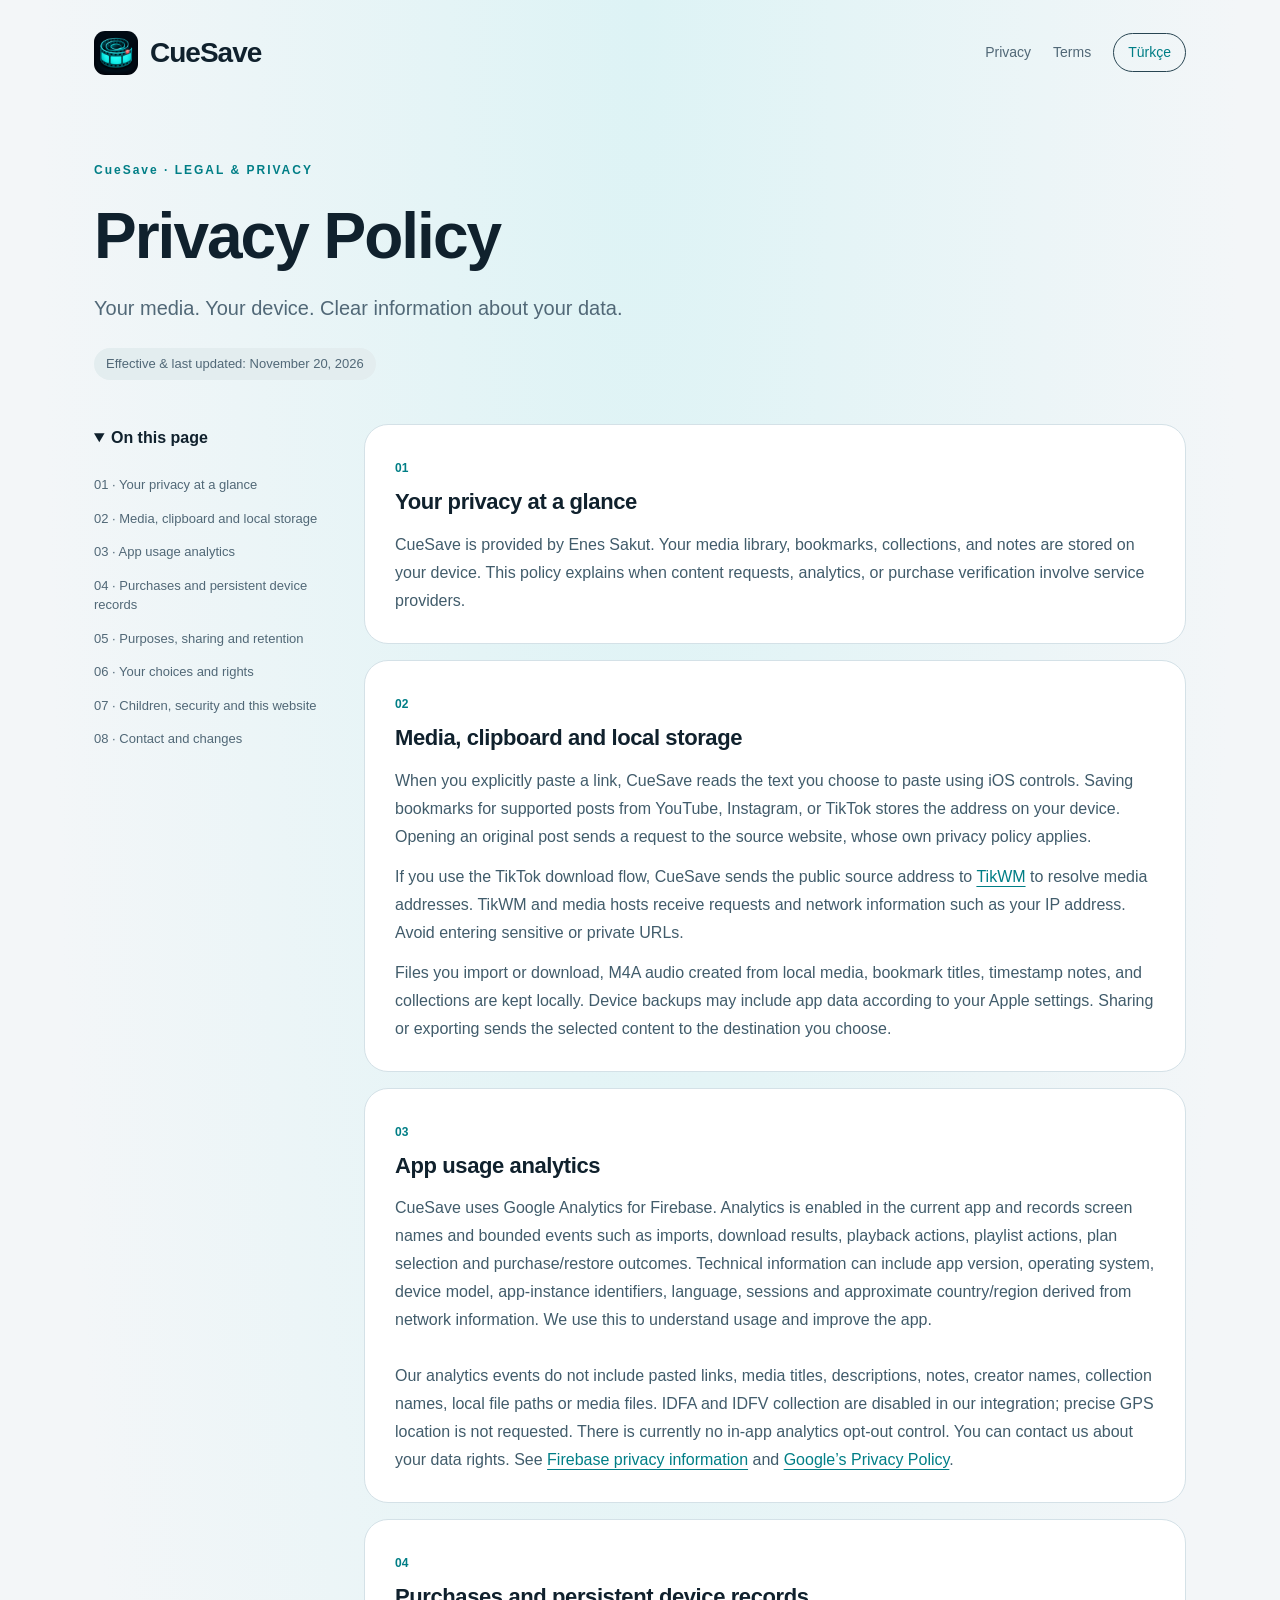
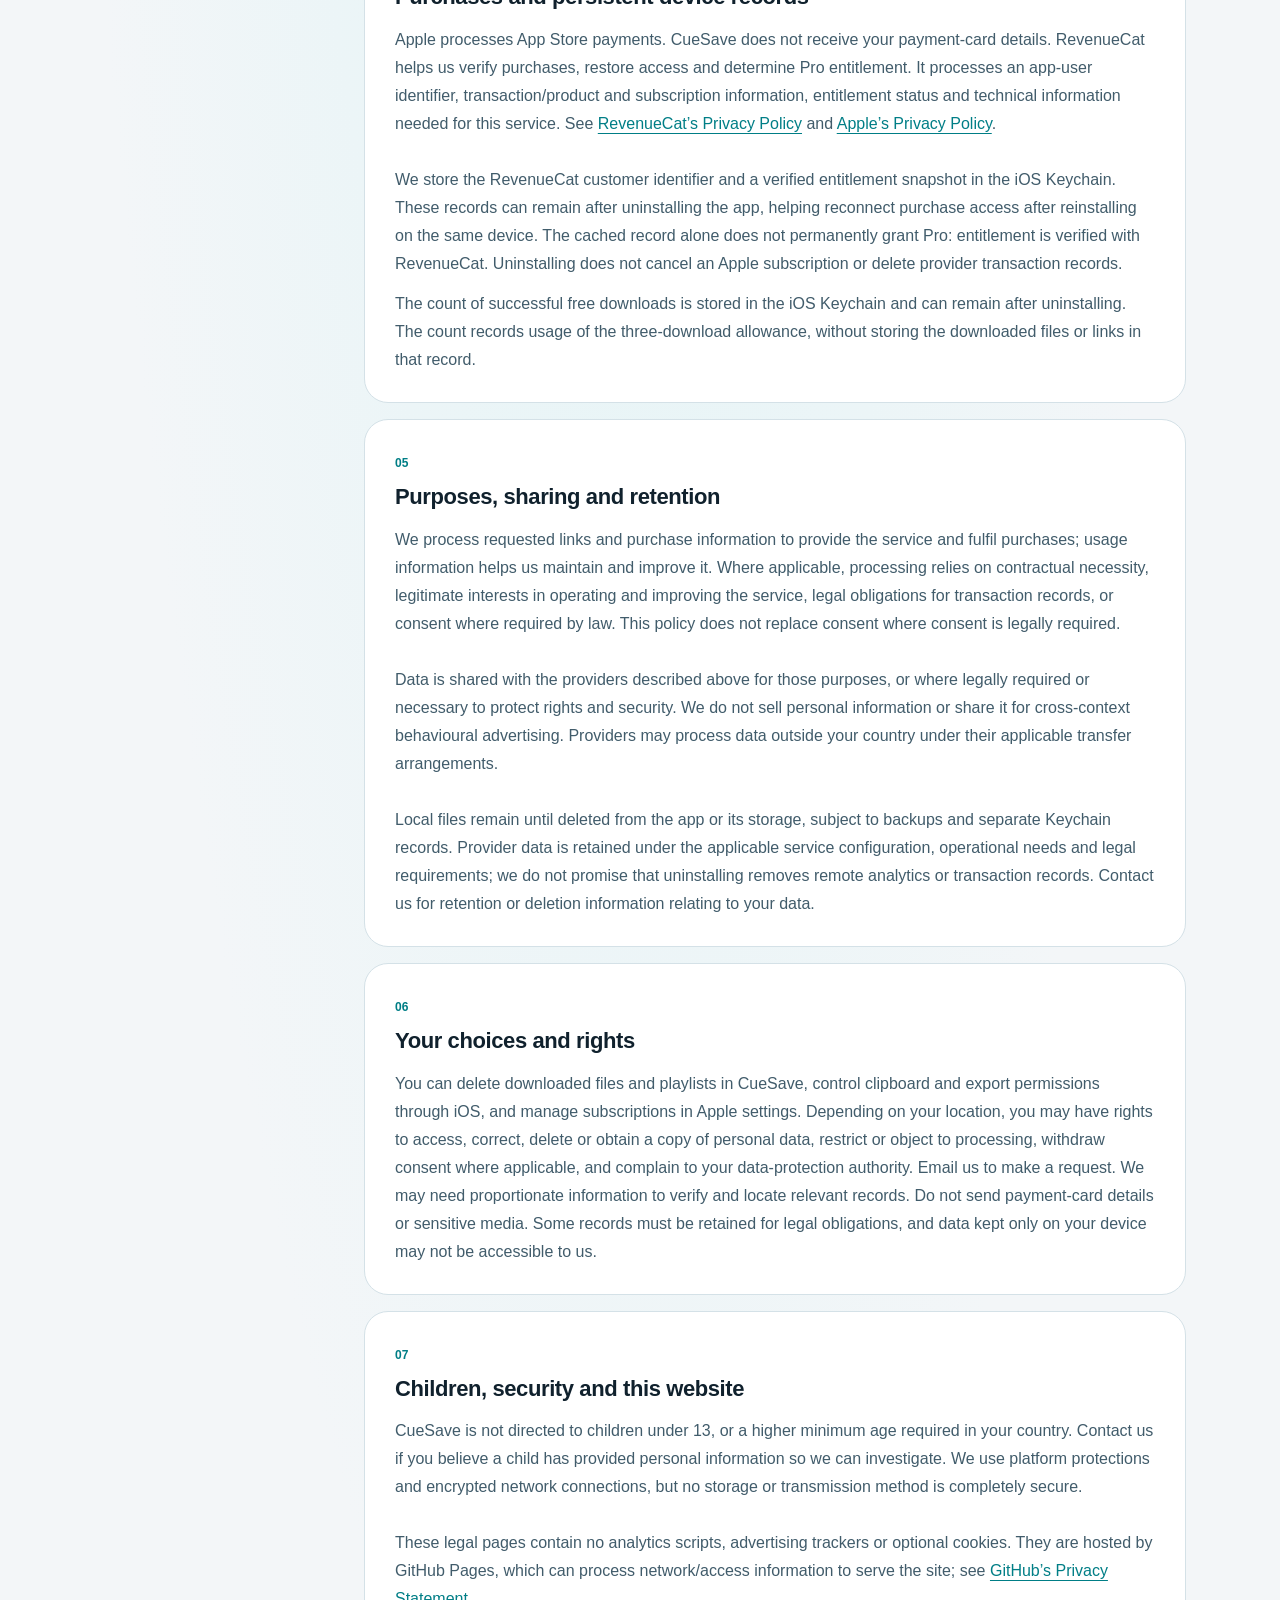
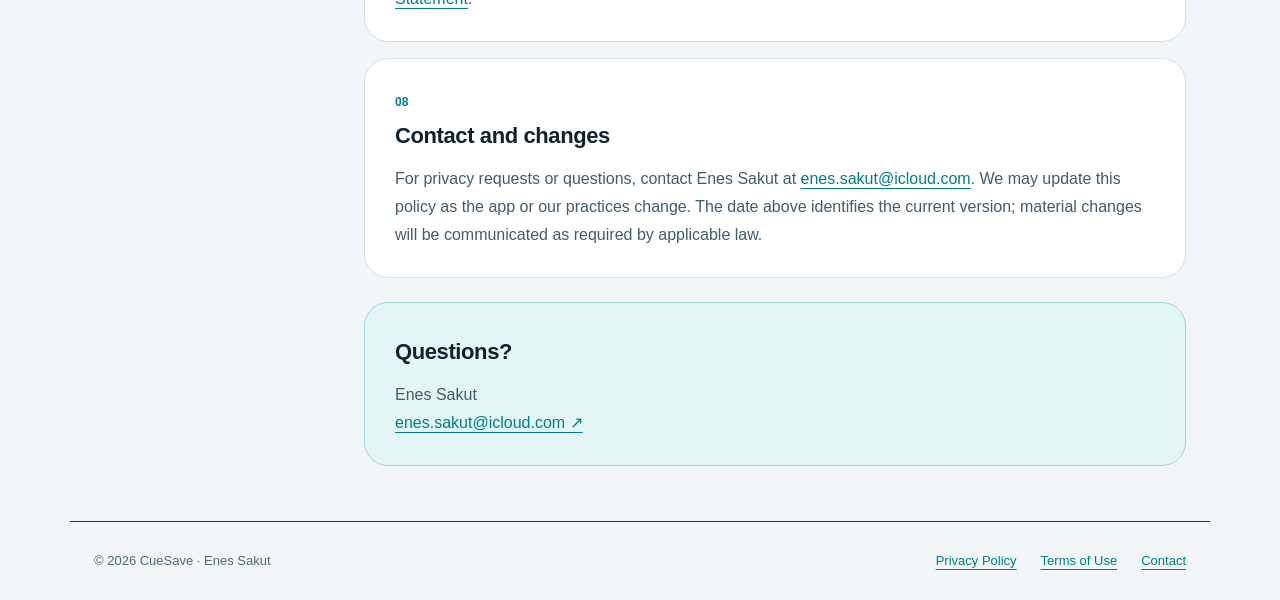
<file: index.html>
<!doctype html>
<html lang="en"><head><meta charset="utf-8"><meta name="viewport" content="width=device-width,initial-scale=1"><meta name="color-scheme" content="dark light"><meta name="description" content="Your media. Your device. Clear information about your data."><title>Privacy Policy · CueSave</title><link rel="icon" href="assets/icon.png"><link rel="stylesheet" href="assets/style.css"><link rel="alternate" hreflang="tr" href="privacy-policy-tr.html"></head>
<body><a class="skip" href="#main">Skip to content</a><header><a class="brand" href="index.html"><img src="assets/icon.png" width="44" height="44" alt=""><span>CueSave</span></a><nav aria-label="Pages"><a href="privacy-policy.html">Privacy</a><a href="terms-of-use.html">Terms</a><a class="language" href="privacy-policy-tr.html" lang="tr">Türkçe</a></nav></header>
<main id="main"><div class="hero"><span class="eyebrow">CueSave · LEGAL & PRIVACY</span><h1>Privacy Policy</h1><p>Your media. Your device. Clear information about your data.</p><span class="date">Effective & last updated: November 20, 2026</span></div><div class="layout"><aside><details open><summary>On this page</summary><a href="#section-1">01 · Your privacy at a glance</a><a href="#section-2">02 · Media, clipboard and local storage</a><a href="#section-3">03 · App usage analytics</a><a href="#section-4">04 · Purchases and persistent device records</a><a href="#section-5">05 · Purposes, sharing and retention</a><a href="#section-6">06 · Your choices and rights</a><a href="#section-7">07 · Children, security and this website</a><a href="#section-8">08 · Contact and changes</a></details></aside><article><section id="section-1"><span class="number">01</span><h2>Your privacy at a glance</h2><p>CueSave is provided by Enes Sakut. Your media library, bookmarks, collections, and notes are stored on your device. This policy explains when content requests, analytics, or purchase verification involve service providers.</p></section><section id="section-2"><span class="number">02</span><h2>Media, clipboard and local storage</h2><p>When you explicitly paste a link, CueSave reads the text you choose to paste using iOS controls. Saving bookmarks for supported posts from YouTube, Instagram, or TikTok stores the address on your device. Opening an original post sends a request to the source website, whose own privacy policy applies.</p><p>If you use the TikTok download flow, CueSave sends the public source address to <a href="https://www.tikwm.com/">TikWM</a> to resolve media addresses. TikWM and media hosts receive requests and network information such as your IP address. Avoid entering sensitive or private URLs.</p><p>Files you import or download, M4A audio created from local media, bookmark titles, timestamp notes, and collections are kept locally. Device backups may include app data according to your Apple settings. Sharing or exporting sends the selected content to the destination you choose.</p></section><section id="section-3"><span class="number">03</span><h2>App usage analytics</h2><p>CueSave uses Google Analytics for Firebase. Analytics is enabled in the current app and records screen names and bounded events such as imports, download results, playback actions, playlist actions, plan selection and purchase/restore outcomes. Technical information can include app version, operating system, device model, app-instance identifiers, language, sessions and approximate country/region derived from network information. We use this to understand usage and improve the app.<br><br>Our analytics events do not include pasted links, media titles, descriptions, notes, creator names, collection names, local file paths or media files. IDFA and IDFV collection are disabled in our integration; precise GPS location is not requested. There is currently no in-app analytics opt-out control. You can contact us about your data rights. See <a href="https://firebase.google.com/support/privacy">Firebase privacy information</a> and <a href="https://policies.google.com/privacy">Google’s Privacy Policy</a>.</p></section><section id="section-4"><span class="number">04</span><h2>Purchases and persistent device records</h2><p>Apple processes App Store payments. CueSave does not receive your payment-card details. RevenueCat helps us verify purchases, restore access and determine Pro entitlement. It processes an app-user identifier, transaction/product and subscription information, entitlement status and technical information needed for this service. See <a href="https://www.revenuecat.com/privacy">RevenueCat’s Privacy Policy</a> and <a href="https://www.apple.com/legal/privacy/">Apple’s Privacy Policy</a>.<br><br>We store the RevenueCat customer identifier and a verified entitlement snapshot in the iOS Keychain. These records can remain after uninstalling the app, helping reconnect purchase access after reinstalling on the same device. The cached record alone does not permanently grant Pro: entitlement is verified with RevenueCat. Uninstalling does not cancel an Apple subscription or delete provider transaction records.</p><p>The count of successful free downloads is stored in the iOS Keychain and can remain after uninstalling. The count records usage of the three-download allowance, without storing the downloaded files or links in that record.</p></section><section id="section-5"><span class="number">05</span><h2>Purposes, sharing and retention</h2><p>We process requested links and purchase information to provide the service and fulfil purchases; usage information helps us maintain and improve it. Where applicable, processing relies on contractual necessity, legitimate interests in operating and improving the service, legal obligations for transaction records, or consent where required by law. This policy does not replace consent where consent is legally required.<br><br>Data is shared with the providers described above for those purposes, or where legally required or necessary to protect rights and security. We do not sell personal information or share it for cross-context behavioural advertising. Providers may process data outside your country under their applicable transfer arrangements.<br><br>Local files remain until deleted from the app or its storage, subject to backups and separate Keychain records. Provider data is retained under the applicable service configuration, operational needs and legal requirements; we do not promise that uninstalling removes remote analytics or transaction records. Contact us for retention or deletion information relating to your data.</p></section><section id="section-6"><span class="number">06</span><h2>Your choices and rights</h2><p>You can delete downloaded files and playlists in CueSave, control clipboard and export permissions through iOS, and manage subscriptions in Apple settings. Depending on your location, you may have rights to access, correct, delete or obtain a copy of personal data, restrict or object to processing, withdraw consent where applicable, and complain to your data-protection authority. Email us to make a request. We may need proportionate information to verify and locate relevant records. Do not send payment-card details or sensitive media. Some records must be retained for legal obligations, and data kept only on your device may not be accessible to us.</p></section><section id="section-7"><span class="number">07</span><h2>Children, security and this website</h2><p>CueSave is not directed to children under 13, or a higher minimum age required in your country. Contact us if you believe a child has provided personal information so we can investigate. We use platform protections and encrypted network connections, but no storage or transmission method is completely secure.<br><br>These legal pages contain no analytics scripts, advertising trackers or optional cookies. They are hosted by GitHub Pages, which can process network/access information to serve the site; see <a href="https://docs.github.com/en/site-policy/privacy-policies/github-general-privacy-statement">GitHub’s Privacy Statement</a>.</p></section><section id="section-8"><span class="number">08</span><h2>Contact and changes</h2><p>For privacy requests or questions, contact Enes Sakut at <a href="mailto:enes.sakut@icloud.com">enes.sakut@icloud.com</a>. We may update this policy as the app or our practices change. The date above identifies the current version; material changes will be communicated as required by applicable law.</p></section><div class="contact"><h2>Questions?</h2><p>Enes Sakut</p><a href="mailto:enes.sakut@icloud.com">enes.sakut@icloud.com ↗</a></div></article></div></main><footer><span>© 2026 CueSave · Enes Sakut</span><a href="privacy-policy.html">Privacy Policy</a><a href="terms-of-use.html">Terms of Use</a><a href="contact/">Contact</a></footer></body></html>
</file>
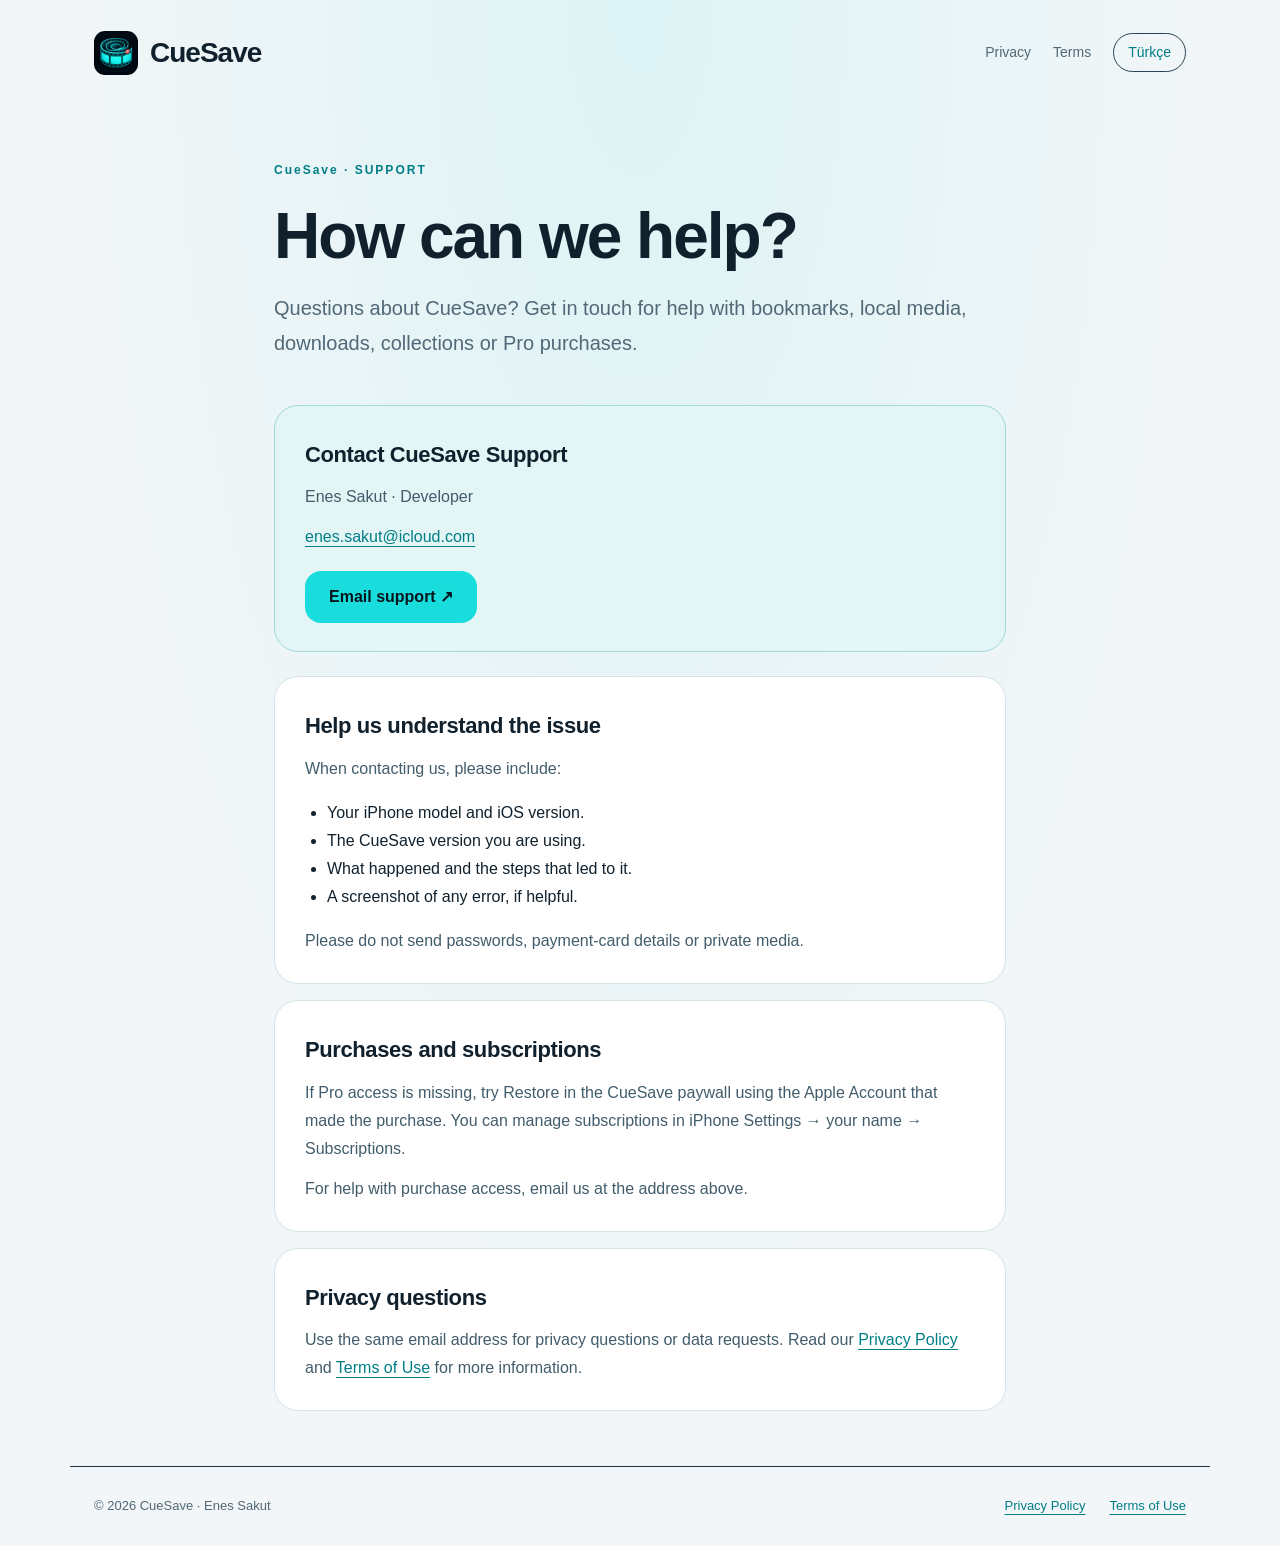
<file: contact/index.html>
<!doctype html>
<html lang="en">
<head>
<meta charset="utf-8"><meta name="viewport" content="width=device-width,initial-scale=1">
<meta name="color-scheme" content="dark light"><meta name="description" content="Contact CueSave support for help with downloads, purchases, playlists and privacy questions.">
<title>Contact & Support · CueSave</title>
<link rel="icon" href="../assets/icon.png"><link rel="stylesheet" href="../assets/style.css">
<link rel="alternate" hreflang="tr" href="tr.html">
<style>.support{max-width:780px}.email-button{display:inline-block;background:#19dddc;color:#06151d!important;border-radius:16px;padding:12px 24px;margin-top:20px;font-weight:700;text-decoration:none}.support ul{padding-left:22px}.contact{margin:0 0 24px}.support section{margin-top:16px}</style>
</head>
<body>
<a class="skip" href="#main">Skip to content</a>
<header><a class="brand" href="../index.html"><img src="../assets/icon.png" width="44" height="44" alt=""><span>CueSave</span></a><nav aria-label="Pages"><a href="../privacy-policy.html">Privacy</a><a href="../terms-of-use.html">Terms</a><a class="language" href="tr.html" lang="tr">Türkçe</a></nav></header>
<main id="main" class="support">
<div class="hero"><span class="eyebrow">CueSave · SUPPORT</span><h1>How can we help?</h1><p>Questions about CueSave? Get in touch for help with bookmarks, local media, downloads, collections or Pro purchases.</p></div>
<div class="contact"><h2>Contact CueSave Support</h2><p>Enes Sakut · Developer</p><p><a href="mailto:enes.sakut@icloud.com">enes.sakut@icloud.com</a></p><a class="email-button" href="mailto:enes.sakut@icloud.com?subject=CueSave%20Support">Email support ↗</a></div>
<section><h2>Help us understand the issue</h2><p>When contacting us, please include:</p><ul><li>Your iPhone model and iOS version.</li><li>The CueSave version you are using.</li><li>What happened and the steps that led to it.</li><li>A screenshot of any error, if helpful.</li></ul><p>Please do not send passwords, payment-card details or private media.</p></section>
<section><h2>Purchases and subscriptions</h2><p>If Pro access is missing, try Restore in the CueSave paywall using the Apple Account that made the purchase. You can manage subscriptions in iPhone Settings → your name → Subscriptions.</p><p>For help with purchase access, email us at the address above.</p></section>
<section><h2>Privacy questions</h2><p>Use the same email address for privacy questions or data requests. Read our <a href="../privacy-policy.html">Privacy Policy</a> and <a href="../terms-of-use.html">Terms of Use</a> for more information.</p></section>
</main>
<footer><span>© 2026 CueSave · Enes Sakut</span><a href="../privacy-policy.html">Privacy Policy</a><a href="../terms-of-use.html">Terms of Use</a></footer>
</body></html>
</file>
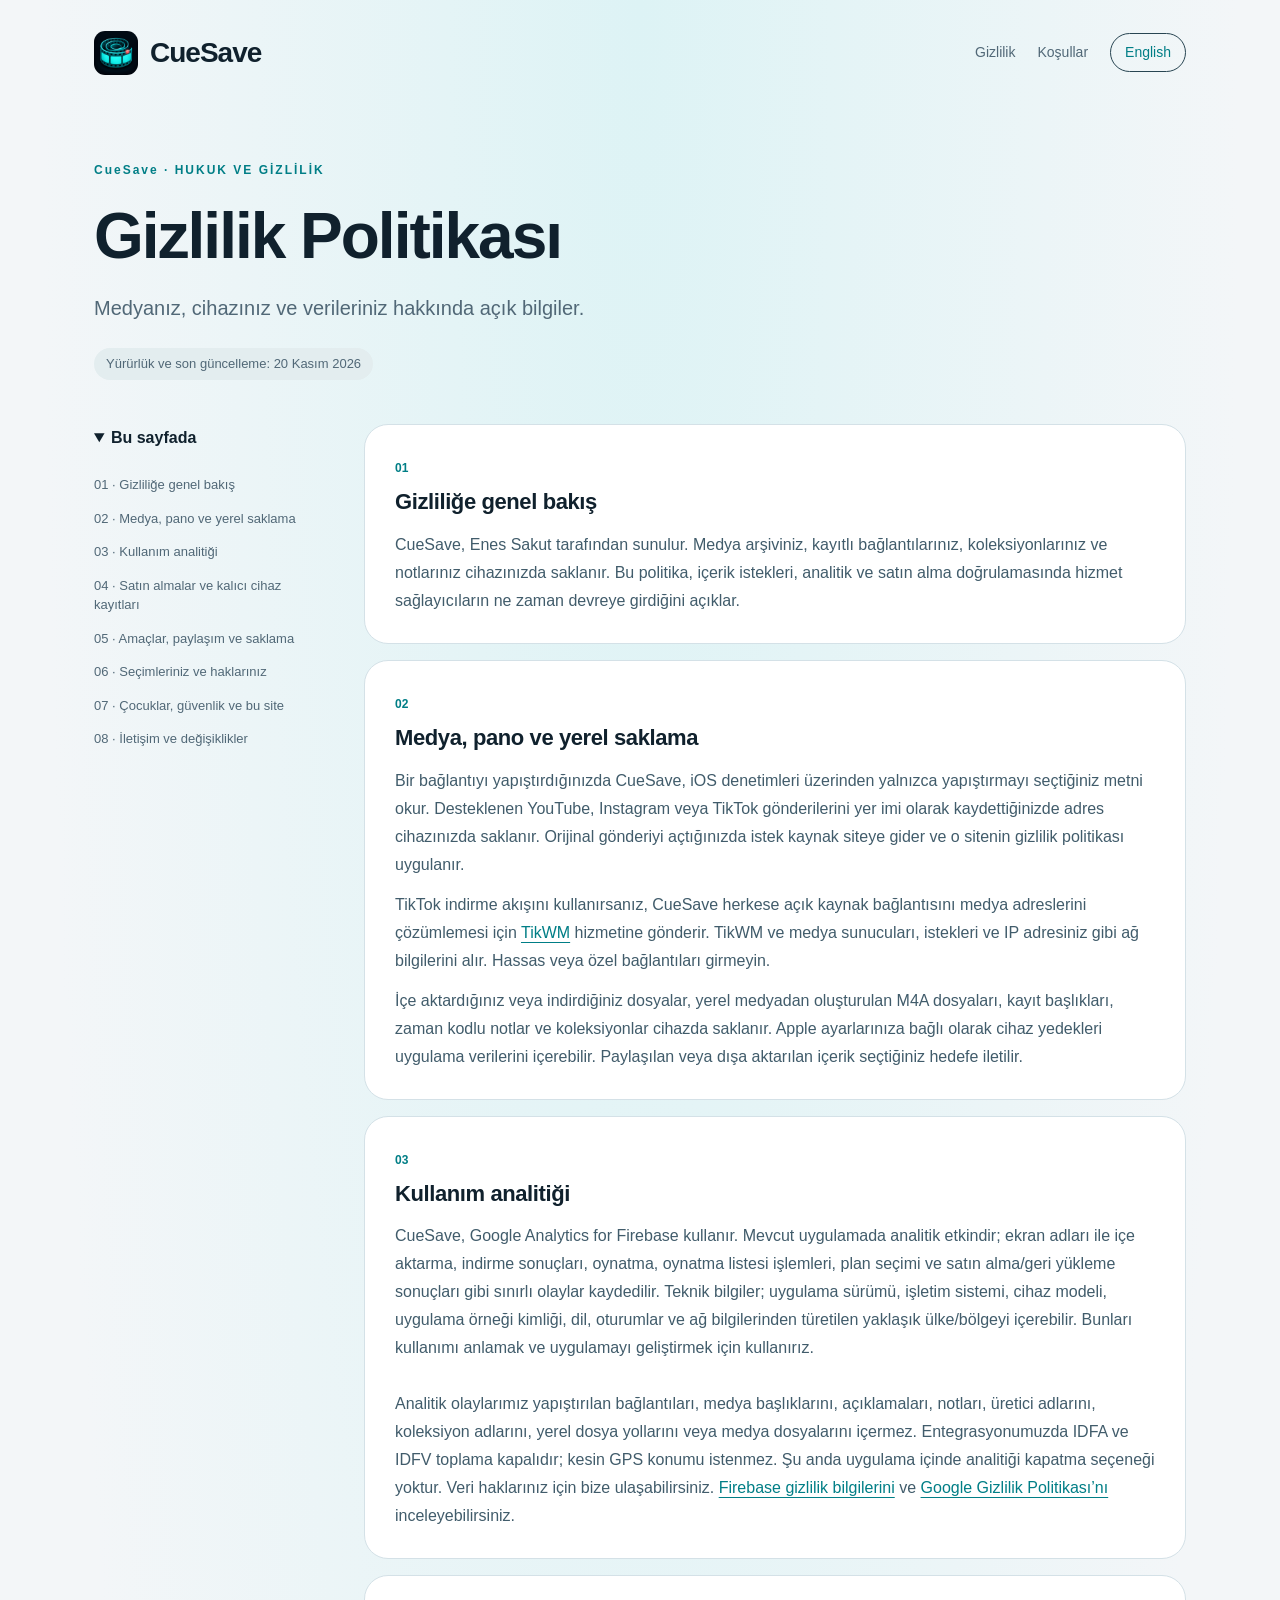
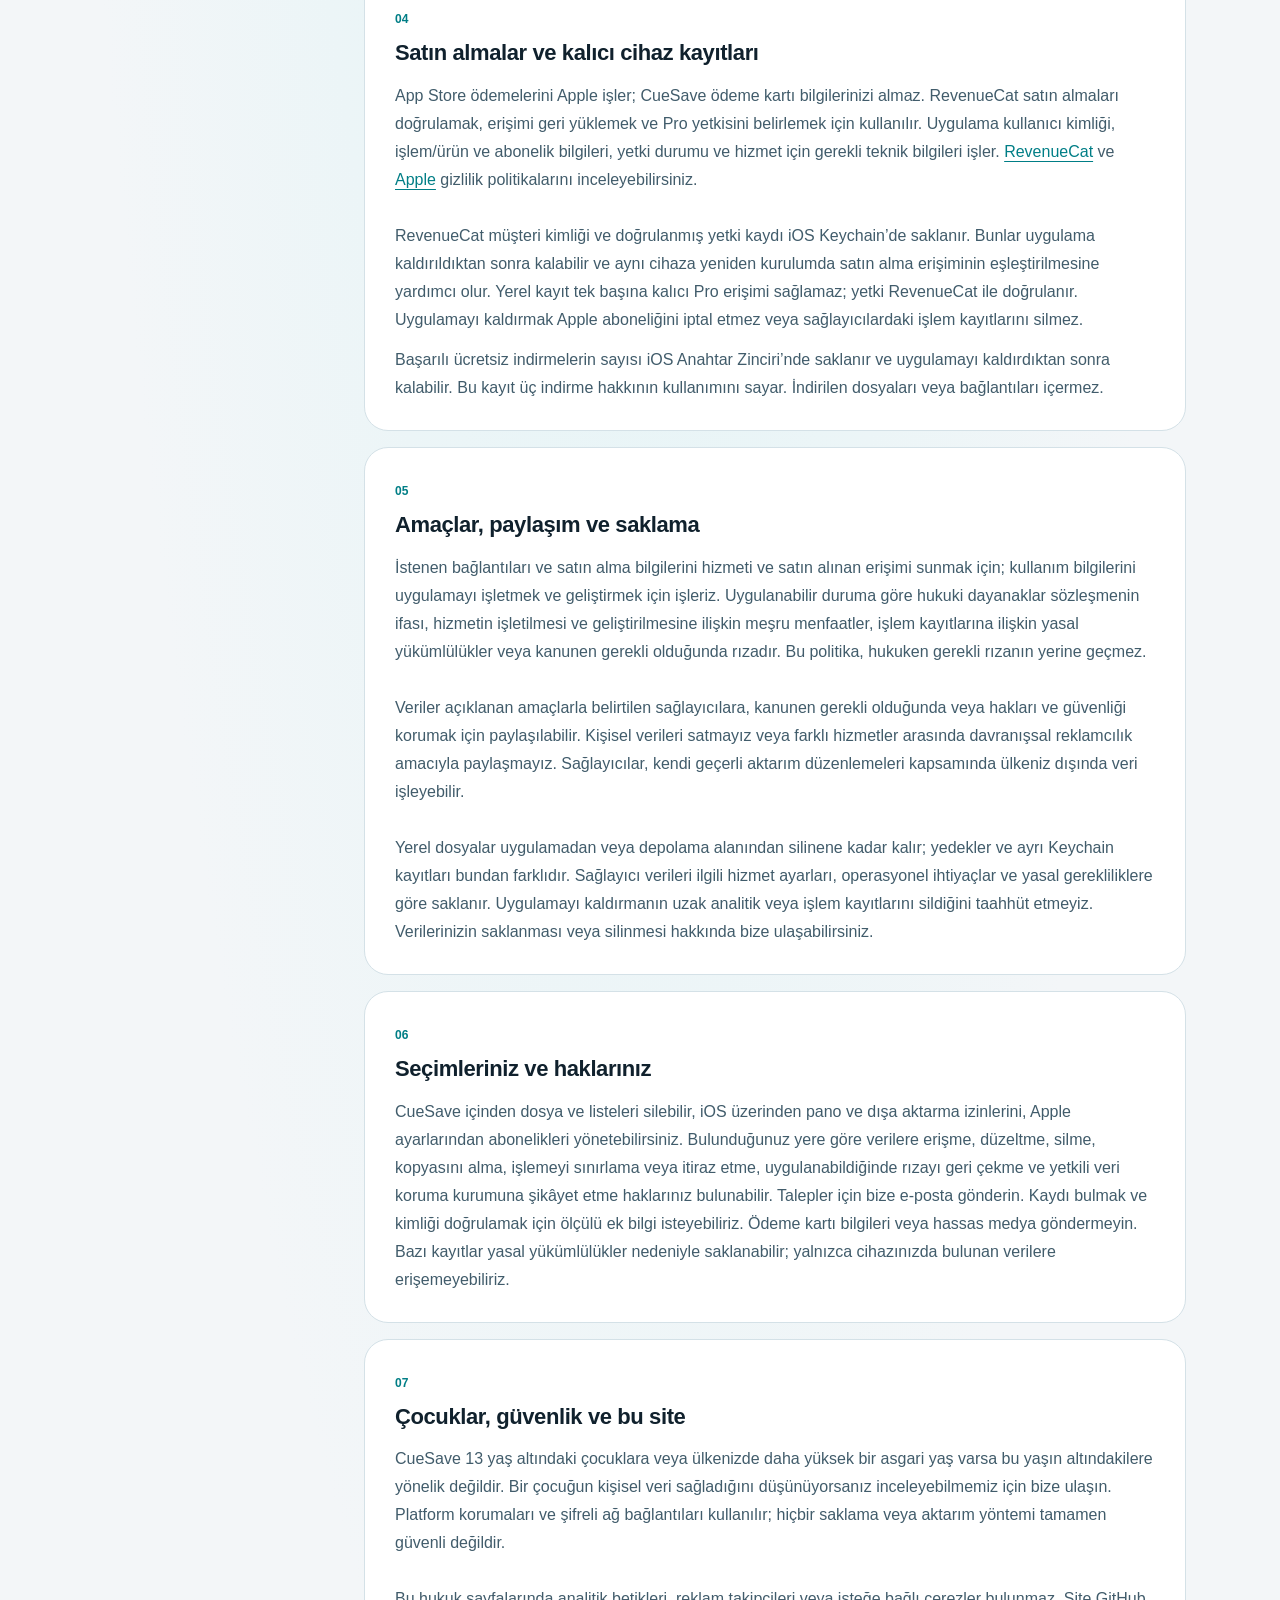
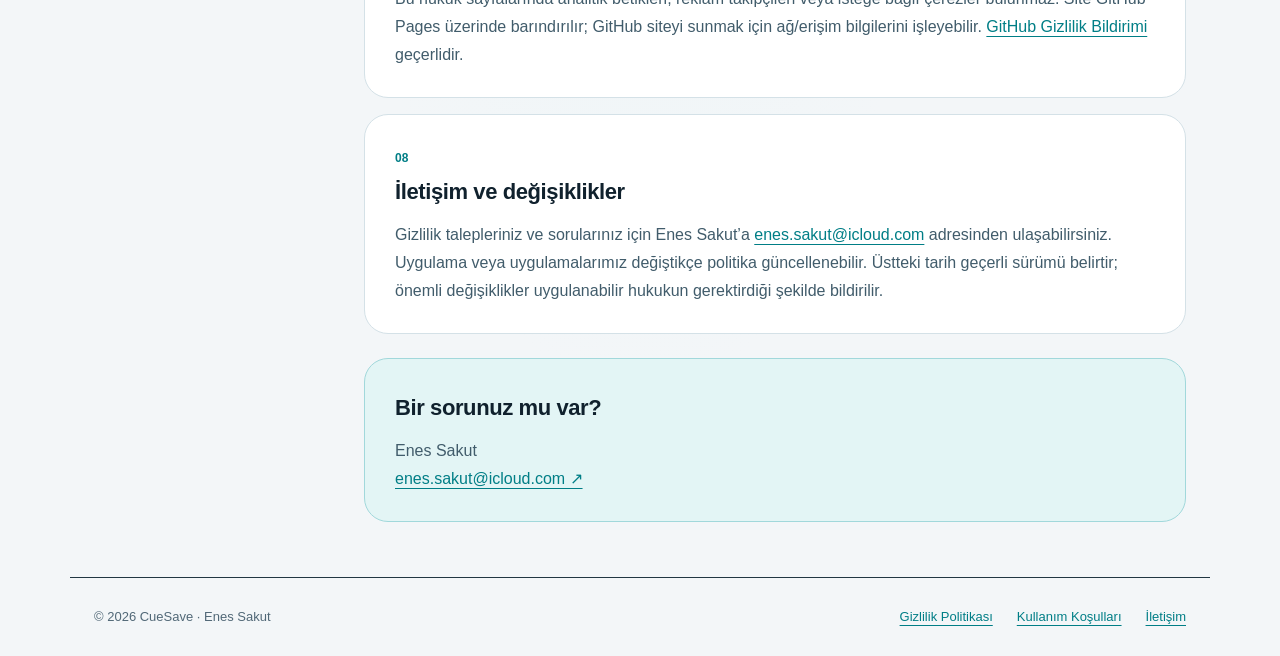
<file: privacy-policy-tr.html>
<!doctype html>
<html lang="tr"><head><meta charset="utf-8"><meta name="viewport" content="width=device-width,initial-scale=1"><meta name="color-scheme" content="dark light"><meta name="description" content="Medyanız, cihazınız ve verileriniz hakkında açık bilgiler."><title>Gizlilik Politikası · CueSave</title><link rel="icon" href="assets/icon.png"><link rel="stylesheet" href="assets/style.css"><link rel="alternate" hreflang="en" href="privacy-policy.html"></head>
<body><a class="skip" href="#main">İçeriğe geç</a><header><a class="brand" href="index.html"><img src="assets/icon.png" width="44" height="44" alt=""><span>CueSave</span></a><nav aria-label="Sayfalar"><a href="privacy-policy-tr.html">Gizlilik</a><a href="terms-of-use-tr.html">Koşullar</a><a class="language" href="privacy-policy.html" lang="en">English</a></nav></header>
<main id="main"><div class="hero"><span class="eyebrow">CueSave · HUKUK VE GİZLİLİK</span><h1>Gizlilik Politikası</h1><p>Medyanız, cihazınız ve verileriniz hakkında açık bilgiler.</p><span class="date">Yürürlük ve son güncelleme: 20 Kasım 2026</span></div><div class="layout"><aside><details open><summary>Bu sayfada</summary><a href="#section-1">01 · Gizliliğe genel bakış</a><a href="#section-2">02 · Medya, pano ve yerel saklama</a><a href="#section-3">03 · Kullanım analitiği</a><a href="#section-4">04 · Satın almalar ve kalıcı cihaz kayıtları</a><a href="#section-5">05 · Amaçlar, paylaşım ve saklama</a><a href="#section-6">06 · Seçimleriniz ve haklarınız</a><a href="#section-7">07 · Çocuklar, güvenlik ve bu site</a><a href="#section-8">08 · İletişim ve değişiklikler</a></details></aside><article><section id="section-1"><span class="number">01</span><h2>Gizliliğe genel bakış</h2><p>CueSave, Enes Sakut tarafından sunulur. Medya arşiviniz, kayıtlı bağlantılarınız, koleksiyonlarınız ve notlarınız cihazınızda saklanır. Bu politika, içerik istekleri, analitik ve satın alma doğrulamasında hizmet sağlayıcıların ne zaman devreye girdiğini açıklar.</p></section><section id="section-2"><span class="number">02</span><h2>Medya, pano ve yerel saklama</h2><p>Bir bağlantıyı yapıştırdığınızda CueSave, iOS denetimleri üzerinden yalnızca yapıştırmayı seçtiğiniz metni okur. Desteklenen YouTube, Instagram veya TikTok gönderilerini yer imi olarak kaydettiğinizde adres cihazınızda saklanır. Orijinal gönderiyi açtığınızda istek kaynak siteye gider ve o sitenin gizlilik politikası uygulanır.</p><p>TikTok indirme akışını kullanırsanız, CueSave herkese açık kaynak bağlantısını medya adreslerini çözümlemesi için <a href="https://www.tikwm.com/">TikWM</a> hizmetine gönderir. TikWM ve medya sunucuları, istekleri ve IP adresiniz gibi ağ bilgilerini alır. Hassas veya özel bağlantıları girmeyin.</p><p>İçe aktardığınız veya indirdiğiniz dosyalar, yerel medyadan oluşturulan M4A dosyaları, kayıt başlıkları, zaman kodlu notlar ve koleksiyonlar cihazda saklanır. Apple ayarlarınıza bağlı olarak cihaz yedekleri uygulama verilerini içerebilir. Paylaşılan veya dışa aktarılan içerik seçtiğiniz hedefe iletilir.</p></section><section id="section-3"><span class="number">03</span><h2>Kullanım analitiği</h2><p>CueSave, Google Analytics for Firebase kullanır. Mevcut uygulamada analitik etkindir; ekran adları ile içe aktarma, indirme sonuçları, oynatma, oynatma listesi işlemleri, plan seçimi ve satın alma/geri yükleme sonuçları gibi sınırlı olaylar kaydedilir. Teknik bilgiler; uygulama sürümü, işletim sistemi, cihaz modeli, uygulama örneği kimliği, dil, oturumlar ve ağ bilgilerinden türetilen yaklaşık ülke/bölgeyi içerebilir. Bunları kullanımı anlamak ve uygulamayı geliştirmek için kullanırız.<br><br>Analitik olaylarımız yapıştırılan bağlantıları, medya başlıklarını, açıklamaları, notları, üretici adlarını, koleksiyon adlarını, yerel dosya yollarını veya medya dosyalarını içermez. Entegrasyonumuzda IDFA ve IDFV toplama kapalıdır; kesin GPS konumu istenmez. Şu anda uygulama içinde analitiği kapatma seçeneği yoktur. Veri haklarınız için bize ulaşabilirsiniz. <a href="https://firebase.google.com/support/privacy">Firebase gizlilik bilgilerini</a> ve <a href="https://policies.google.com/privacy">Google Gizlilik Politikası’nı</a> inceleyebilirsiniz.</p></section><section id="section-4"><span class="number">04</span><h2>Satın almalar ve kalıcı cihaz kayıtları</h2><p>App Store ödemelerini Apple işler; CueSave ödeme kartı bilgilerinizi almaz. RevenueCat satın almaları doğrulamak, erişimi geri yüklemek ve Pro yetkisini belirlemek için kullanılır. Uygulama kullanıcı kimliği, işlem/ürün ve abonelik bilgileri, yetki durumu ve hizmet için gerekli teknik bilgileri işler. <a href="https://www.revenuecat.com/privacy">RevenueCat</a> ve <a href="https://www.apple.com/legal/privacy/">Apple</a> gizlilik politikalarını inceleyebilirsiniz.<br><br>RevenueCat müşteri kimliği ve doğrulanmış yetki kaydı iOS Keychain’de saklanır. Bunlar uygulama kaldırıldıktan sonra kalabilir ve aynı cihaza yeniden kurulumda satın alma erişiminin eşleştirilmesine yardımcı olur. Yerel kayıt tek başına kalıcı Pro erişimi sağlamaz; yetki RevenueCat ile doğrulanır. Uygulamayı kaldırmak Apple aboneliğini iptal etmez veya sağlayıcılardaki işlem kayıtlarını silmez.</p><p>Başarılı ücretsiz indirmelerin sayısı iOS Anahtar Zinciri’nde saklanır ve uygulamayı kaldırdıktan sonra kalabilir. Bu kayıt üç indirme hakkının kullanımını sayar. İndirilen dosyaları veya bağlantıları içermez.</p></section><section id="section-5"><span class="number">05</span><h2>Amaçlar, paylaşım ve saklama</h2><p>İstenen bağlantıları ve satın alma bilgilerini hizmeti ve satın alınan erişimi sunmak için; kullanım bilgilerini uygulamayı işletmek ve geliştirmek için işleriz. Uygulanabilir duruma göre hukuki dayanaklar sözleşmenin ifası, hizmetin işletilmesi ve geliştirilmesine ilişkin meşru menfaatler, işlem kayıtlarına ilişkin yasal yükümlülükler veya kanunen gerekli olduğunda rızadır. Bu politika, hukuken gerekli rızanın yerine geçmez.<br><br>Veriler açıklanan amaçlarla belirtilen sağlayıcılara, kanunen gerekli olduğunda veya hakları ve güvenliği korumak için paylaşılabilir. Kişisel verileri satmayız veya farklı hizmetler arasında davranışsal reklamcılık amacıyla paylaşmayız. Sağlayıcılar, kendi geçerli aktarım düzenlemeleri kapsamında ülkeniz dışında veri işleyebilir.<br><br>Yerel dosyalar uygulamadan veya depolama alanından silinene kadar kalır; yedekler ve ayrı Keychain kayıtları bundan farklıdır. Sağlayıcı verileri ilgili hizmet ayarları, operasyonel ihtiyaçlar ve yasal gerekliliklere göre saklanır. Uygulamayı kaldırmanın uzak analitik veya işlem kayıtlarını sildiğini taahhüt etmeyiz. Verilerinizin saklanması veya silinmesi hakkında bize ulaşabilirsiniz.</p></section><section id="section-6"><span class="number">06</span><h2>Seçimleriniz ve haklarınız</h2><p>CueSave içinden dosya ve listeleri silebilir, iOS üzerinden pano ve dışa aktarma izinlerini, Apple ayarlarından abonelikleri yönetebilirsiniz. Bulunduğunuz yere göre verilere erişme, düzeltme, silme, kopyasını alma, işlemeyi sınırlama veya itiraz etme, uygulanabildiğinde rızayı geri çekme ve yetkili veri koruma kurumuna şikâyet etme haklarınız bulunabilir. Talepler için bize e-posta gönderin. Kaydı bulmak ve kimliği doğrulamak için ölçülü ek bilgi isteyebiliriz. Ödeme kartı bilgileri veya hassas medya göndermeyin. Bazı kayıtlar yasal yükümlülükler nedeniyle saklanabilir; yalnızca cihazınızda bulunan verilere erişemeyebiliriz.</p></section><section id="section-7"><span class="number">07</span><h2>Çocuklar, güvenlik ve bu site</h2><p>CueSave 13 yaş altındaki çocuklara veya ülkenizde daha yüksek bir asgari yaş varsa bu yaşın altındakilere yönelik değildir. Bir çocuğun kişisel veri sağladığını düşünüyorsanız inceleyebilmemiz için bize ulaşın. Platform korumaları ve şifreli ağ bağlantıları kullanılır; hiçbir saklama veya aktarım yöntemi tamamen güvenli değildir.<br><br>Bu hukuk sayfalarında analitik betikleri, reklam takipçileri veya isteğe bağlı çerezler bulunmaz. Site GitHub Pages üzerinde barındırılır; GitHub siteyi sunmak için ağ/erişim bilgilerini işleyebilir. <a href="https://docs.github.com/en/site-policy/privacy-policies/github-general-privacy-statement">GitHub Gizlilik Bildirimi</a> geçerlidir.</p></section><section id="section-8"><span class="number">08</span><h2>İletişim ve değişiklikler</h2><p>Gizlilik talepleriniz ve sorularınız için Enes Sakut’a <a href="mailto:enes.sakut@icloud.com">enes.sakut@icloud.com</a> adresinden ulaşabilirsiniz. Uygulama veya uygulamalarımız değiştikçe politika güncellenebilir. Üstteki tarih geçerli sürümü belirtir; önemli değişiklikler uygulanabilir hukukun gerektirdiği şekilde bildirilir.</p></section><div class="contact"><h2>Bir sorunuz mu var?</h2><p>Enes Sakut</p><a href="mailto:enes.sakut@icloud.com">enes.sakut@icloud.com ↗</a></div></article></div></main><footer><span>© 2026 CueSave · Enes Sakut</span><a href="privacy-policy-tr.html">Gizlilik Politikası</a><a href="terms-of-use-tr.html">Kullanım Koşulları</a><a href="contact/tr.html">İletişim</a></footer></body></html>
</file>
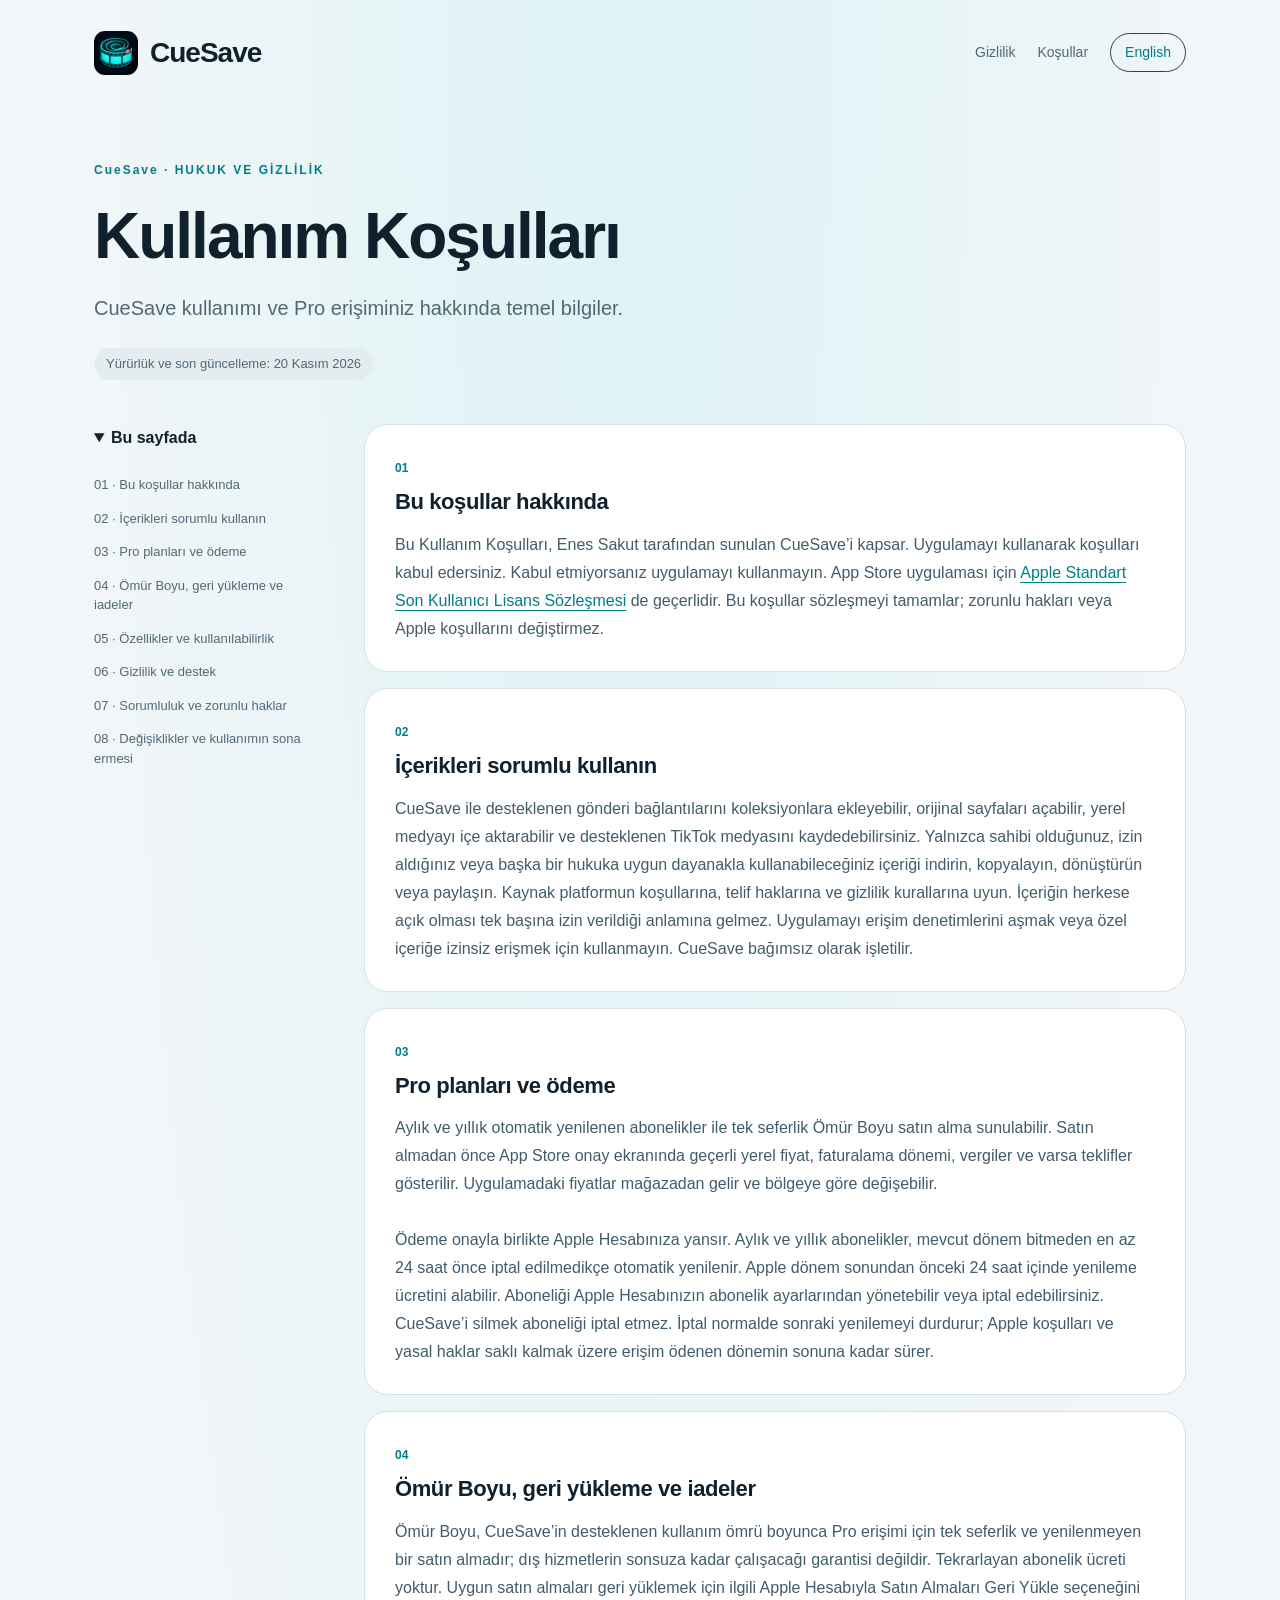
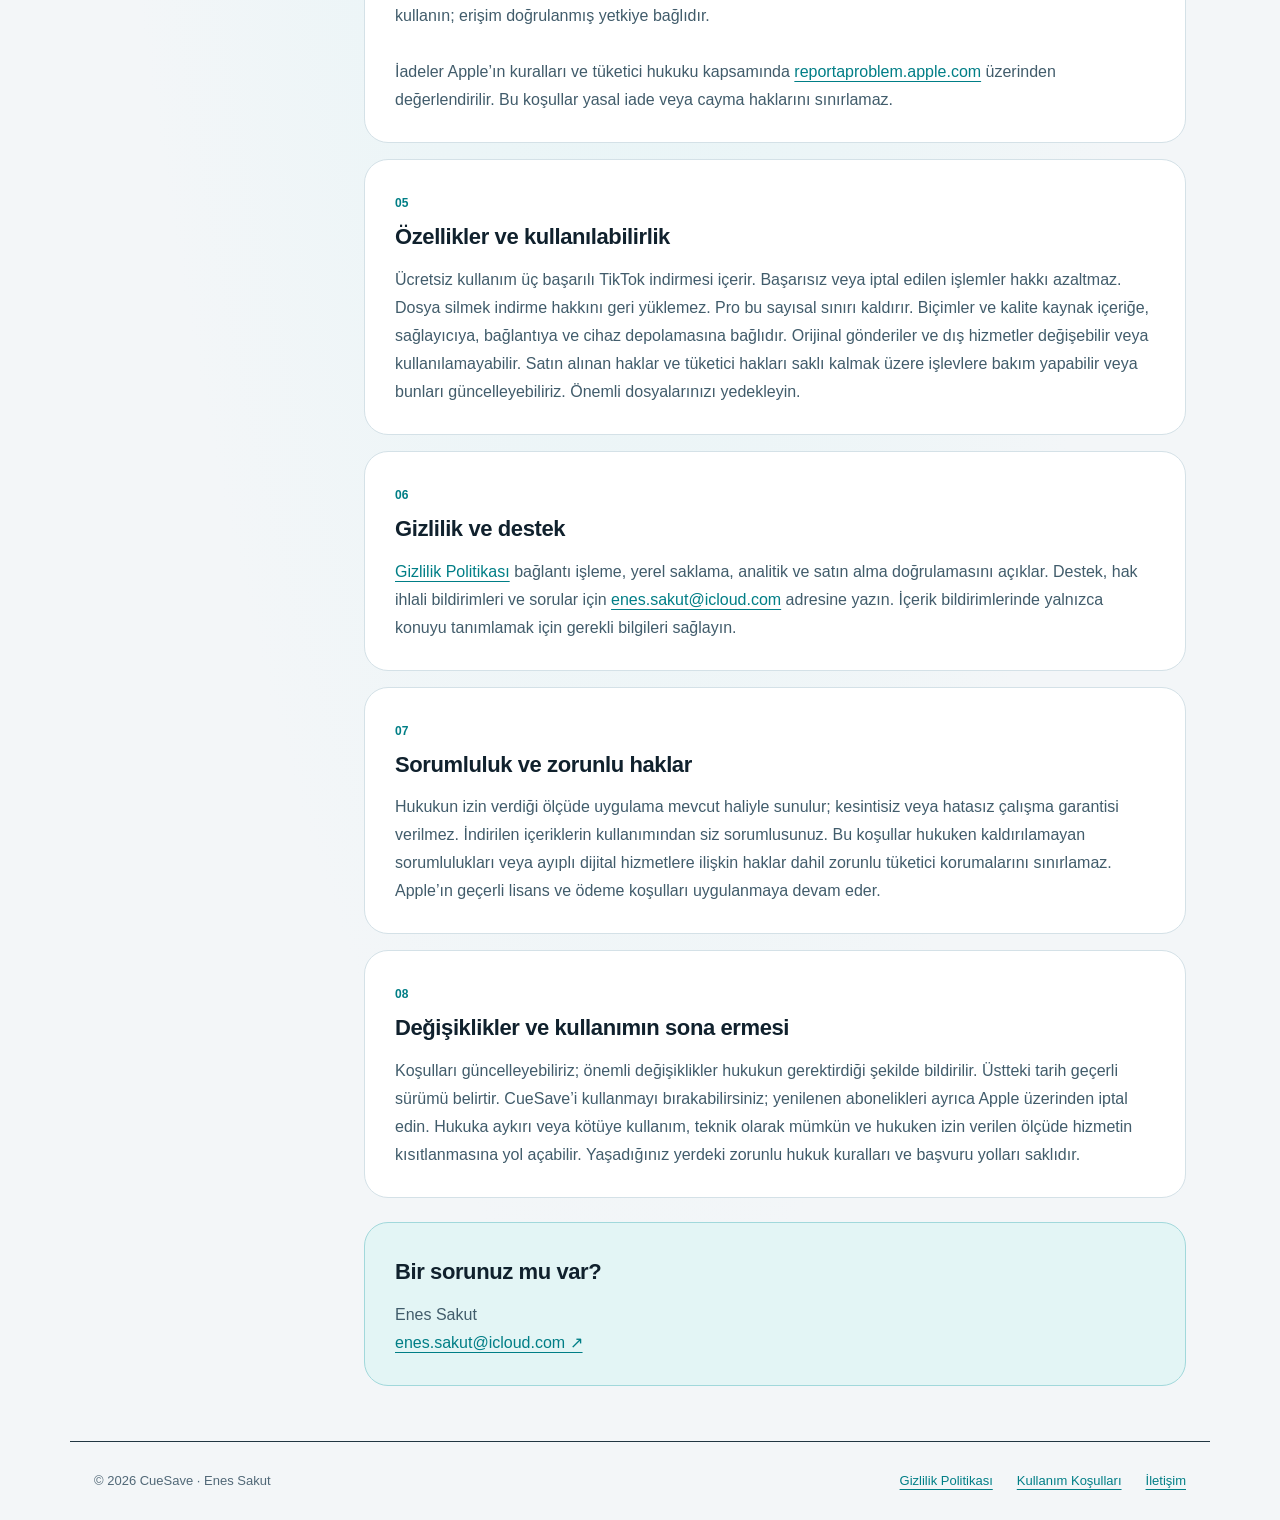
<file: terms-of-use-tr.html>
<!doctype html>
<html lang="tr"><head><meta charset="utf-8"><meta name="viewport" content="width=device-width,initial-scale=1"><meta name="color-scheme" content="dark light"><meta name="description" content="CueSave kullanımı ve Pro erişiminiz hakkında temel bilgiler."><title>Kullanım Koşulları · CueSave</title><link rel="icon" href="assets/icon.png"><link rel="stylesheet" href="assets/style.css"><link rel="alternate" hreflang="en" href="terms-of-use.html"></head>
<body><a class="skip" href="#main">İçeriğe geç</a><header><a class="brand" href="index.html"><img src="assets/icon.png" width="44" height="44" alt=""><span>CueSave</span></a><nav aria-label="Sayfalar"><a href="privacy-policy-tr.html">Gizlilik</a><a href="terms-of-use-tr.html">Koşullar</a><a class="language" href="terms-of-use.html" lang="en">English</a></nav></header>
<main id="main"><div class="hero"><span class="eyebrow">CueSave · HUKUK VE GİZLİLİK</span><h1>Kullanım Koşulları</h1><p>CueSave kullanımı ve Pro erişiminiz hakkında temel bilgiler.</p><span class="date">Yürürlük ve son güncelleme: 20 Kasım 2026</span></div><div class="layout"><aside><details open><summary>Bu sayfada</summary><a href="#section-1">01 · Bu koşullar hakkında</a><a href="#section-2">02 · İçerikleri sorumlu kullanın</a><a href="#section-3">03 · Pro planları ve ödeme</a><a href="#section-4">04 · Ömür Boyu, geri yükleme ve iadeler</a><a href="#section-5">05 · Özellikler ve kullanılabilirlik</a><a href="#section-6">06 · Gizlilik ve destek</a><a href="#section-7">07 · Sorumluluk ve zorunlu haklar</a><a href="#section-8">08 · Değişiklikler ve kullanımın sona ermesi</a></details></aside><article><section id="section-1"><span class="number">01</span><h2>Bu koşullar hakkında</h2><p>Bu Kullanım Koşulları, Enes Sakut tarafından sunulan CueSave’i kapsar. Uygulamayı kullanarak koşulları kabul edersiniz. Kabul etmiyorsanız uygulamayı kullanmayın. App Store uygulaması için <a href="https://www.apple.com/legal/internet-services/itunes/dev/stdeula/">Apple Standart Son Kullanıcı Lisans Sözleşmesi</a> de geçerlidir. Bu koşullar sözleşmeyi tamamlar; zorunlu hakları veya Apple koşullarını değiştirmez.</p></section><section id="section-2"><span class="number">02</span><h2>İçerikleri sorumlu kullanın</h2><p>CueSave ile desteklenen gönderi bağlantılarını koleksiyonlara ekleyebilir, orijinal sayfaları açabilir, yerel medyayı içe aktarabilir ve desteklenen TikTok medyasını kaydedebilirsiniz. Yalnızca sahibi olduğunuz, izin aldığınız veya başka bir hukuka uygun dayanakla kullanabileceğiniz içeriği indirin, kopyalayın, dönüştürün veya paylaşın. Kaynak platformun koşullarına, telif haklarına ve gizlilik kurallarına uyun. İçeriğin herkese açık olması tek başına izin verildiği anlamına gelmez. Uygulamayı erişim denetimlerini aşmak veya özel içeriğe izinsiz erişmek için kullanmayın. CueSave bağımsız olarak işletilir.</p></section><section id="section-3"><span class="number">03</span><h2>Pro planları ve ödeme</h2><p>Aylık ve yıllık otomatik yenilenen abonelikler ile tek seferlik Ömür Boyu satın alma sunulabilir. Satın almadan önce App Store onay ekranında geçerli yerel fiyat, faturalama dönemi, vergiler ve varsa teklifler gösterilir. Uygulamadaki fiyatlar mağazadan gelir ve bölgeye göre değişebilir.<br><br>Ödeme onayla birlikte Apple Hesabınıza yansır. Aylık ve yıllık abonelikler, mevcut dönem bitmeden en az 24 saat önce iptal edilmedikçe otomatik yenilenir. Apple dönem sonundan önceki 24 saat içinde yenileme ücretini alabilir. Aboneliği Apple Hesabınızın abonelik ayarlarından yönetebilir veya iptal edebilirsiniz. CueSave’i silmek aboneliği iptal etmez. İptal normalde sonraki yenilemeyi durdurur; Apple koşulları ve yasal haklar saklı kalmak üzere erişim ödenen dönemin sonuna kadar sürer.</p></section><section id="section-4"><span class="number">04</span><h2>Ömür Boyu, geri yükleme ve iadeler</h2><p>Ömür Boyu, CueSave’in desteklenen kullanım ömrü boyunca Pro erişimi için tek seferlik ve yenilenmeyen bir satın almadır; dış hizmetlerin sonsuza kadar çalışacağı garantisi değildir. Tekrarlayan abonelik ücreti yoktur. Uygun satın almaları geri yüklemek için ilgili Apple Hesabıyla Satın Almaları Geri Yükle seçeneğini kullanın; erişim doğrulanmış yetkiye bağlıdır.<br><br>İadeler Apple’ın kuralları ve tüketici hukuku kapsamında <a href="https://reportaproblem.apple.com/">reportaproblem.apple.com</a> üzerinden değerlendirilir. Bu koşullar yasal iade veya cayma haklarını sınırlamaz.</p></section><section id="section-5"><span class="number">05</span><h2>Özellikler ve kullanılabilirlik</h2><p>Ücretsiz kullanım üç başarılı TikTok indirmesi içerir. Başarısız veya iptal edilen işlemler hakkı azaltmaz. Dosya silmek indirme hakkını geri yüklemez. Pro bu sayısal sınırı kaldırır. Biçimler ve kalite kaynak içeriğe, sağlayıcıya, bağlantıya ve cihaz depolamasına bağlıdır. Orijinal gönderiler ve dış hizmetler değişebilir veya kullanılamayabilir. Satın alınan haklar ve tüketici hakları saklı kalmak üzere işlevlere bakım yapabilir veya bunları güncelleyebiliriz. Önemli dosyalarınızı yedekleyin.</p></section><section id="section-6"><span class="number">06</span><h2>Gizlilik ve destek</h2><p><a href="privacy-policy-tr.html">Gizlilik Politikası</a> bağlantı işleme, yerel saklama, analitik ve satın alma doğrulamasını açıklar. Destek, hak ihlali bildirimleri ve sorular için <a href="mailto:enes.sakut@icloud.com">enes.sakut@icloud.com</a> adresine yazın. İçerik bildirimlerinde yalnızca konuyu tanımlamak için gerekli bilgileri sağlayın.</p></section><section id="section-7"><span class="number">07</span><h2>Sorumluluk ve zorunlu haklar</h2><p>Hukukun izin verdiği ölçüde uygulama mevcut haliyle sunulur; kesintisiz veya hatasız çalışma garantisi verilmez. İndirilen içeriklerin kullanımından siz sorumlusunuz. Bu koşullar hukuken kaldırılamayan sorumlulukları veya ayıplı dijital hizmetlere ilişkin haklar dahil zorunlu tüketici korumalarını sınırlamaz. Apple’ın geçerli lisans ve ödeme koşulları uygulanmaya devam eder.</p></section><section id="section-8"><span class="number">08</span><h2>Değişiklikler ve kullanımın sona ermesi</h2><p>Koşulları güncelleyebiliriz; önemli değişiklikler hukukun gerektirdiği şekilde bildirilir. Üstteki tarih geçerli sürümü belirtir. CueSave’i kullanmayı bırakabilirsiniz; yenilenen abonelikleri ayrıca Apple üzerinden iptal edin. Hukuka aykırı veya kötüye kullanım, teknik olarak mümkün ve hukuken izin verilen ölçüde hizmetin kısıtlanmasına yol açabilir. Yaşadığınız yerdeki zorunlu hukuk kuralları ve başvuru yolları saklıdır.</p></section><div class="contact"><h2>Bir sorunuz mu var?</h2><p>Enes Sakut</p><a href="mailto:enes.sakut@icloud.com">enes.sakut@icloud.com ↗</a></div></article></div></main><footer><span>© 2026 CueSave · Enes Sakut</span><a href="privacy-policy-tr.html">Gizlilik Politikası</a><a href="terms-of-use-tr.html">Kullanım Koşulları</a><a href="contact/tr.html">İletişim</a></footer></body></html>
</file>
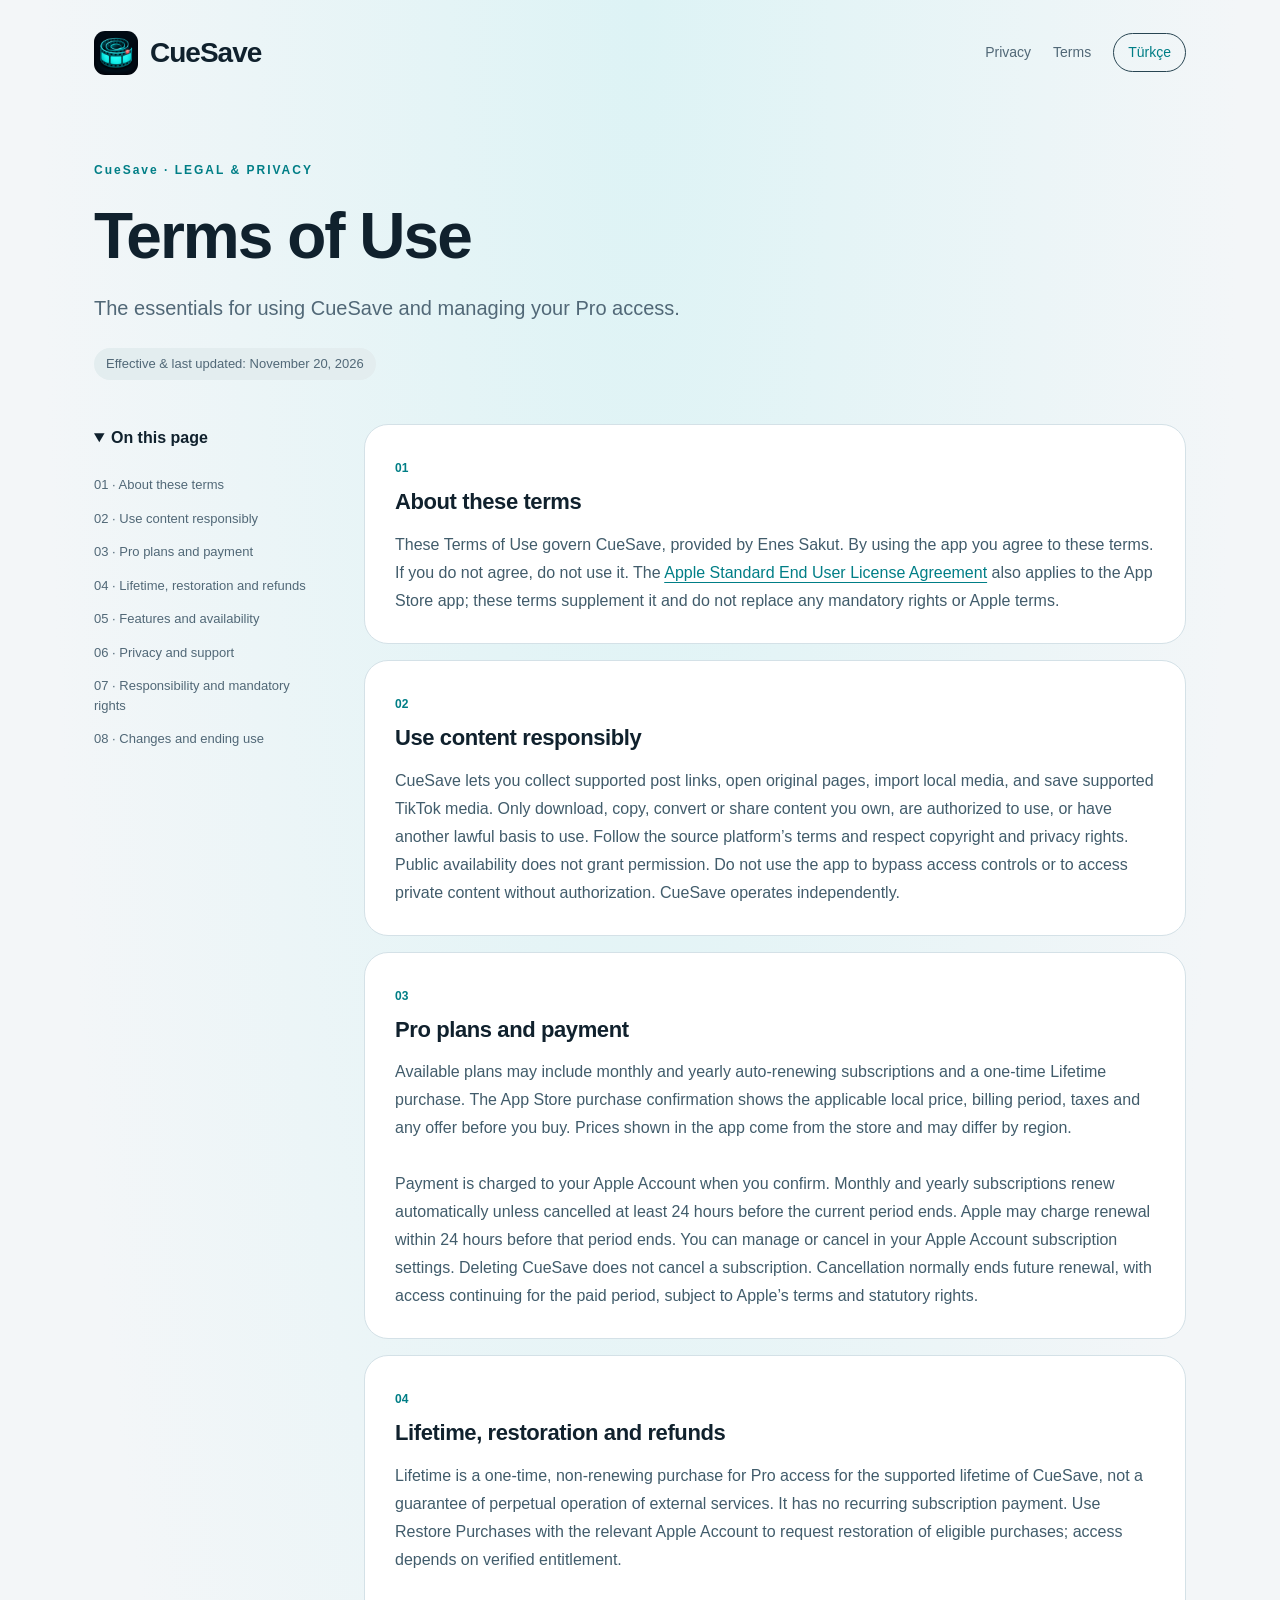
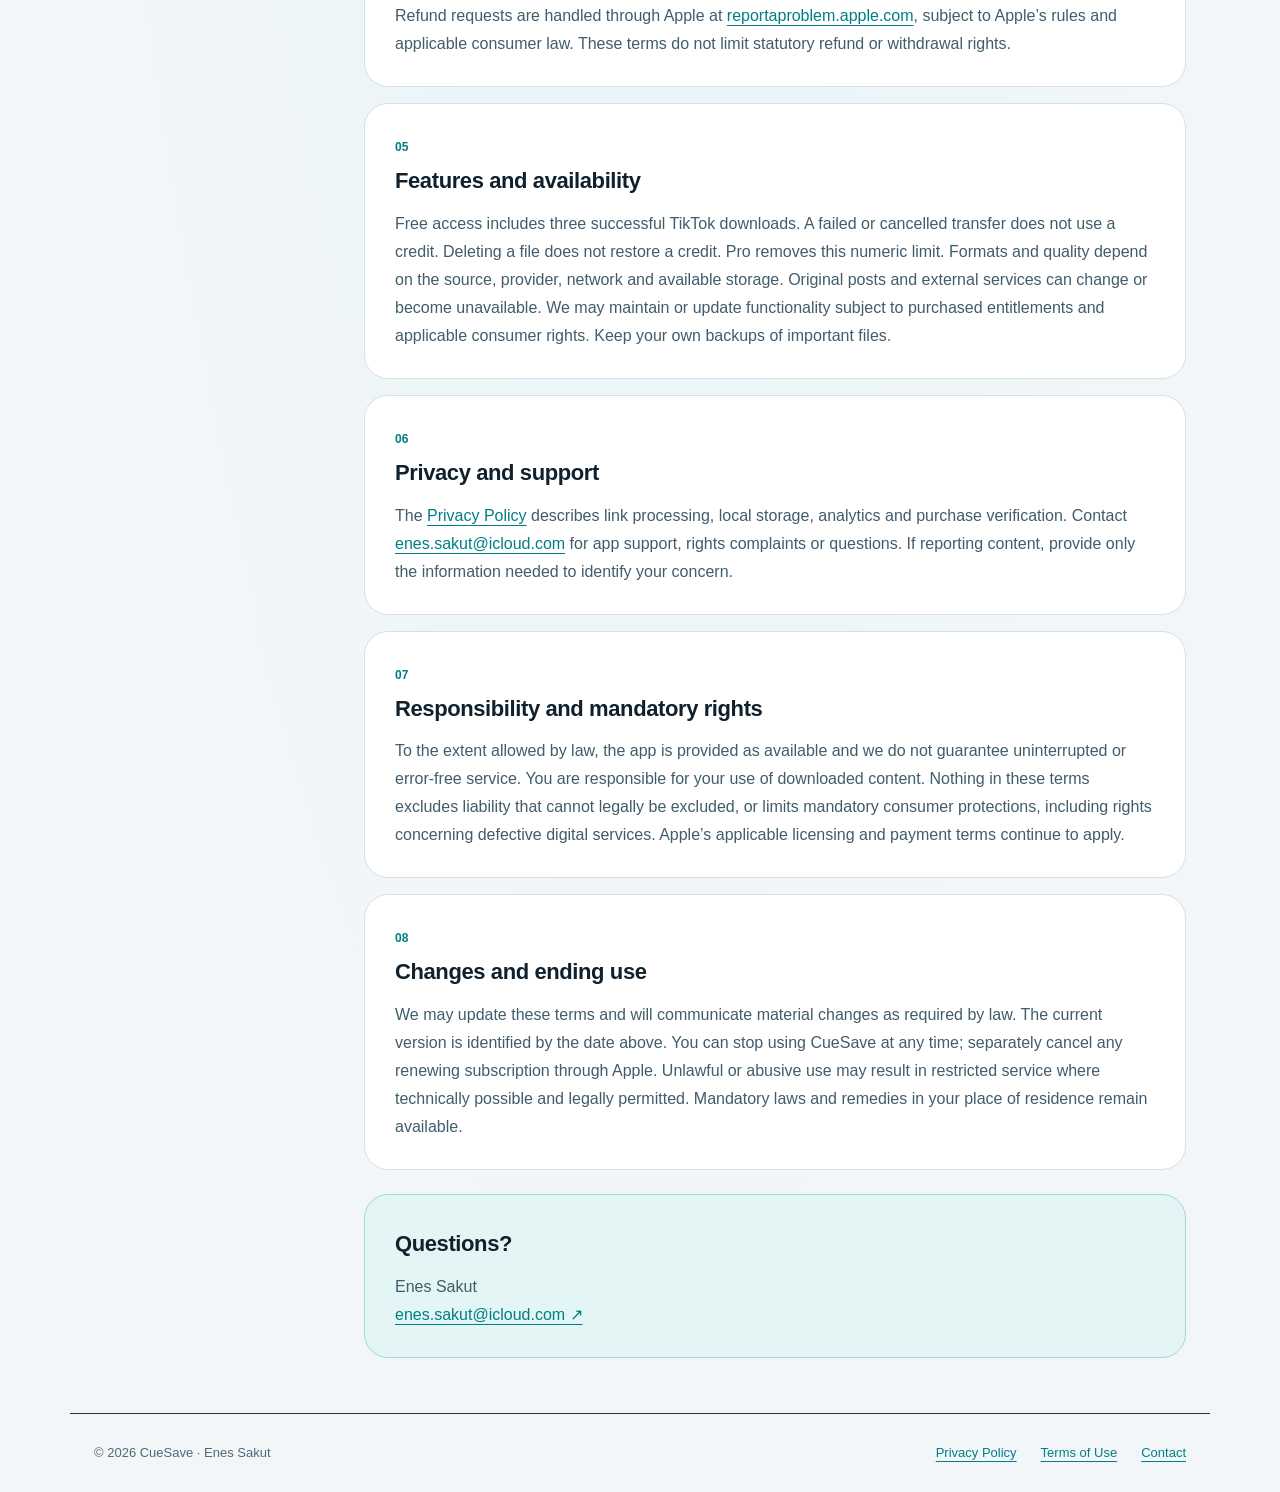
<file: terms-of-use.html>
<!doctype html>
<html lang="en"><head><meta charset="utf-8"><meta name="viewport" content="width=device-width,initial-scale=1"><meta name="color-scheme" content="dark light"><meta name="description" content="The essentials for using CueSave and managing your Pro access."><title>Terms of Use · CueSave</title><link rel="icon" href="assets/icon.png"><link rel="stylesheet" href="assets/style.css"><link rel="alternate" hreflang="tr" href="terms-of-use-tr.html"></head>
<body><a class="skip" href="#main">Skip to content</a><header><a class="brand" href="index.html"><img src="assets/icon.png" width="44" height="44" alt=""><span>CueSave</span></a><nav aria-label="Pages"><a href="privacy-policy.html">Privacy</a><a href="terms-of-use.html">Terms</a><a class="language" href="terms-of-use-tr.html" lang="tr">Türkçe</a></nav></header>
<main id="main"><div class="hero"><span class="eyebrow">CueSave · LEGAL & PRIVACY</span><h1>Terms of Use</h1><p>The essentials for using CueSave and managing your Pro access.</p><span class="date">Effective & last updated: November 20, 2026</span></div><div class="layout"><aside><details open><summary>On this page</summary><a href="#section-1">01 · About these terms</a><a href="#section-2">02 · Use content responsibly</a><a href="#section-3">03 · Pro plans and payment</a><a href="#section-4">04 · Lifetime, restoration and refunds</a><a href="#section-5">05 · Features and availability</a><a href="#section-6">06 · Privacy and support</a><a href="#section-7">07 · Responsibility and mandatory rights</a><a href="#section-8">08 · Changes and ending use</a></details></aside><article><section id="section-1"><span class="number">01</span><h2>About these terms</h2><p>These Terms of Use govern CueSave, provided by Enes Sakut. By using the app you agree to these terms. If you do not agree, do not use it. The <a href="https://www.apple.com/legal/internet-services/itunes/dev/stdeula/">Apple Standard End User License Agreement</a> also applies to the App Store app; these terms supplement it and do not replace any mandatory rights or Apple terms.</p></section><section id="section-2"><span class="number">02</span><h2>Use content responsibly</h2><p>CueSave lets you collect supported post links, open original pages, import local media, and save supported TikTok media. Only download, copy, convert or share content you own, are authorized to use, or have another lawful basis to use. Follow the source platform’s terms and respect copyright and privacy rights. Public availability does not grant permission. Do not use the app to bypass access controls or to access private content without authorization. CueSave operates independently.</p></section><section id="section-3"><span class="number">03</span><h2>Pro plans and payment</h2><p>Available plans may include monthly and yearly auto-renewing subscriptions and a one-time Lifetime purchase. The App Store purchase confirmation shows the applicable local price, billing period, taxes and any offer before you buy. Prices shown in the app come from the store and may differ by region.<br><br>Payment is charged to your Apple Account when you confirm. Monthly and yearly subscriptions renew automatically unless cancelled at least 24 hours before the current period ends. Apple may charge renewal within 24 hours before that period ends. You can manage or cancel in your Apple Account subscription settings. Deleting CueSave does not cancel a subscription. Cancellation normally ends future renewal, with access continuing for the paid period, subject to Apple’s terms and statutory rights.</p></section><section id="section-4"><span class="number">04</span><h2>Lifetime, restoration and refunds</h2><p>Lifetime is a one-time, non-renewing purchase for Pro access for the supported lifetime of CueSave, not a guarantee of perpetual operation of external services. It has no recurring subscription payment. Use Restore Purchases with the relevant Apple Account to request restoration of eligible purchases; access depends on verified entitlement.<br><br>Refund requests are handled through Apple at <a href="https://reportaproblem.apple.com/">reportaproblem.apple.com</a>, subject to Apple’s rules and applicable consumer law. These terms do not limit statutory refund or withdrawal rights.</p></section><section id="section-5"><span class="number">05</span><h2>Features and availability</h2><p>Free access includes three successful TikTok downloads. A failed or cancelled transfer does not use a credit. Deleting a file does not restore a credit. Pro removes this numeric limit. Formats and quality depend on the source, provider, network and available storage. Original posts and external services can change or become unavailable. We may maintain or update functionality subject to purchased entitlements and applicable consumer rights. Keep your own backups of important files.</p></section><section id="section-6"><span class="number">06</span><h2>Privacy and support</h2><p>The <a href="privacy-policy.html">Privacy Policy</a> describes link processing, local storage, analytics and purchase verification. Contact <a href="mailto:enes.sakut@icloud.com">enes.sakut@icloud.com</a> for app support, rights complaints or questions. If reporting content, provide only the information needed to identify your concern.</p></section><section id="section-7"><span class="number">07</span><h2>Responsibility and mandatory rights</h2><p>To the extent allowed by law, the app is provided as available and we do not guarantee uninterrupted or error-free service. You are responsible for your use of downloaded content. Nothing in these terms excludes liability that cannot legally be excluded, or limits mandatory consumer protections, including rights concerning defective digital services. Apple’s applicable licensing and payment terms continue to apply.</p></section><section id="section-8"><span class="number">08</span><h2>Changes and ending use</h2><p>We may update these terms and will communicate material changes as required by law. The current version is identified by the date above. You can stop using CueSave at any time; separately cancel any renewing subscription through Apple. Unlawful or abusive use may result in restricted service where technically possible and legally permitted. Mandatory laws and remedies in your place of residence remain available.</p></section><div class="contact"><h2>Questions?</h2><p>Enes Sakut</p><a href="mailto:enes.sakut@icloud.com">enes.sakut@icloud.com ↗</a></div></article></div></main><footer><span>© 2026 CueSave · Enes Sakut</span><a href="privacy-policy.html">Privacy Policy</a><a href="terms-of-use.html">Terms of Use</a><a href="contact/">Contact</a></footer></body></html>
</file>
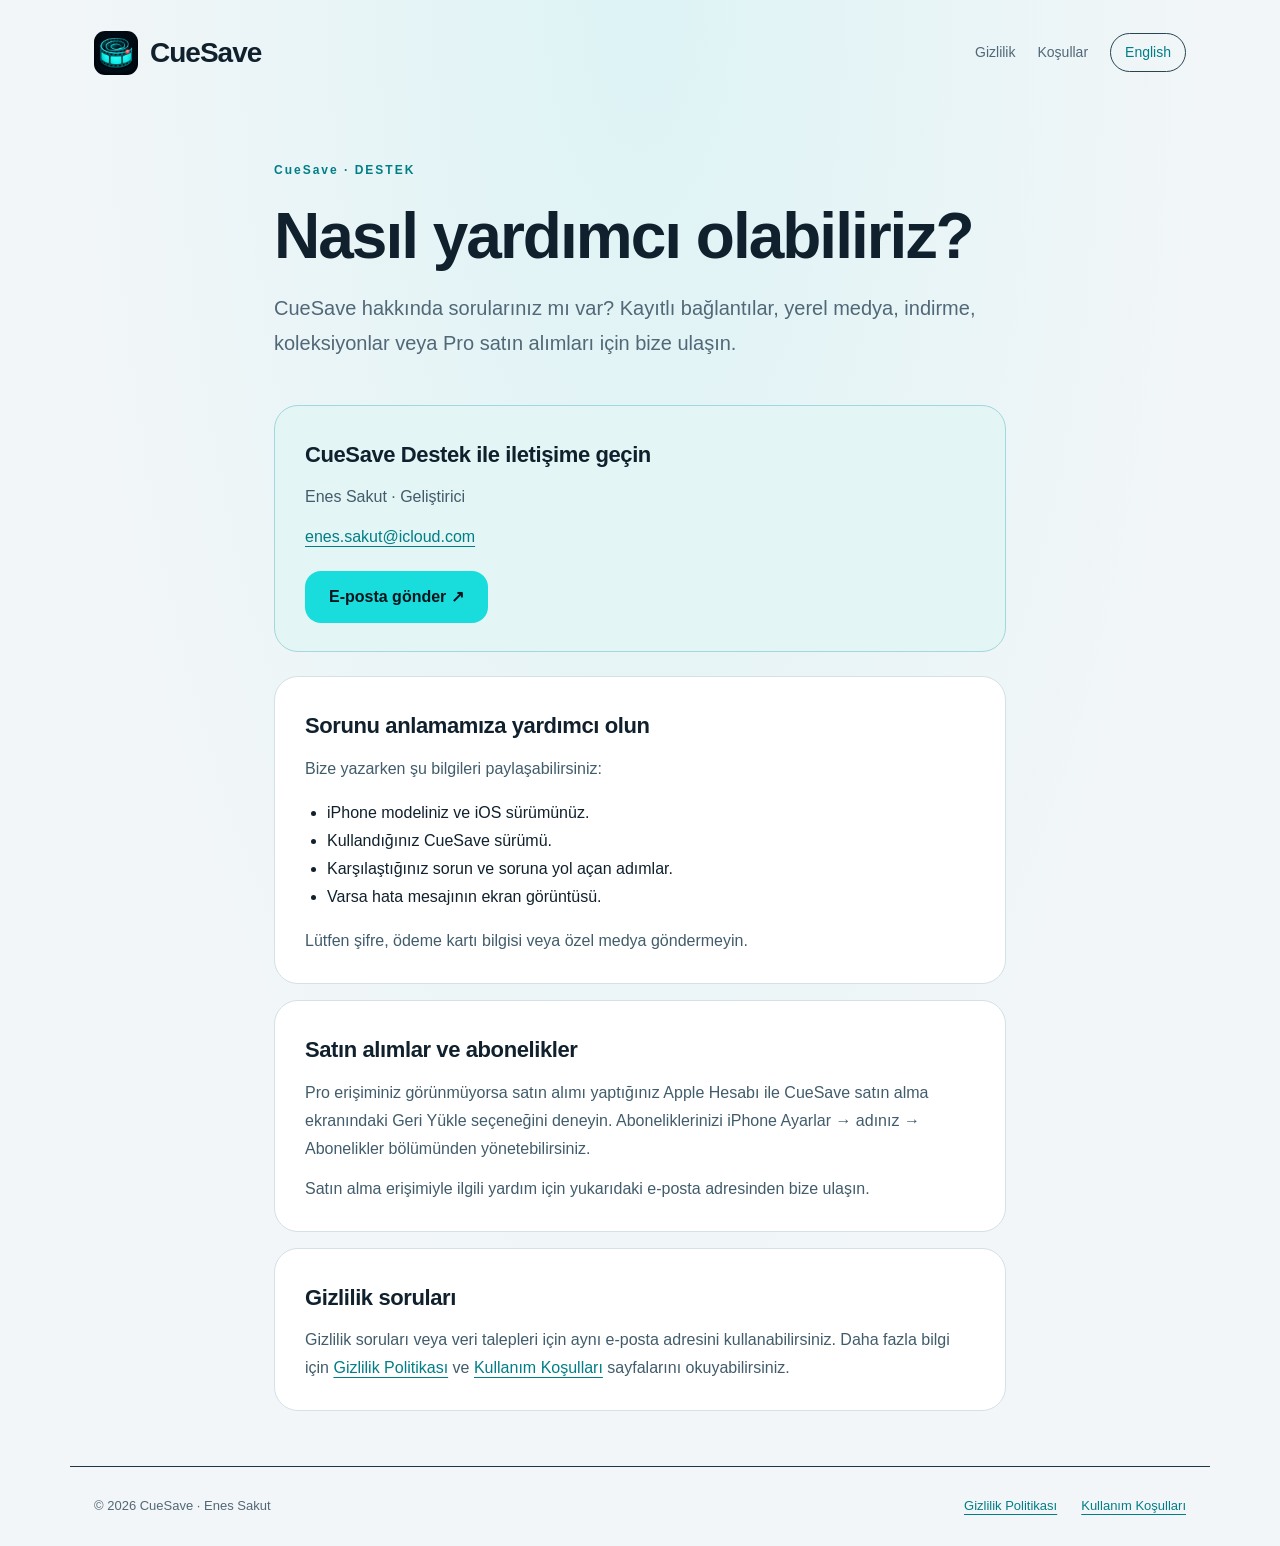
<file: contact/tr.html>
<!doctype html>
<html lang="tr">
<head>
<meta charset="utf-8"><meta name="viewport" content="width=device-width,initial-scale=1">
<meta name="color-scheme" content="dark light"><meta name="description" content="İndirme, satın alma, oynatma listeleri ve gizlilik sorularınız için CueSave desteğe ulaşın.">
<title>İletişim ve Destek · CueSave</title>
<link rel="icon" href="../assets/icon.png"><link rel="stylesheet" href="../assets/style.css">
<link rel="alternate" hreflang="en" href="index.html">
<style>.support{max-width:780px}.email-button{display:inline-block;background:#19dddc;color:#06151d!important;border-radius:16px;padding:12px 24px;margin-top:20px;font-weight:700;text-decoration:none}.support ul{padding-left:22px}.contact{margin:0 0 24px}.support section{margin-top:16px}</style>
</head>
<body>
<a class="skip" href="#main">İçeriğe geç</a>
<header><a class="brand" href="../index.html"><img src="../assets/icon.png" width="44" height="44" alt=""><span>CueSave</span></a><nav aria-label="Sayfalar"><a href="../privacy-policy-tr.html">Gizlilik</a><a href="../terms-of-use-tr.html">Koşullar</a><a class="language" href="index.html" lang="en">English</a></nav></header>
<main id="main" class="support">
<div class="hero"><span class="eyebrow">CueSave · DESTEK</span><h1>Nasıl yardımcı olabiliriz?</h1><p>CueSave hakkında sorularınız mı var? Kayıtlı bağlantılar, yerel medya, indirme, koleksiyonlar veya Pro satın alımları için bize ulaşın.</p></div>
<div class="contact"><h2>CueSave Destek ile iletişime geçin</h2><p>Enes Sakut · Geliştirici</p><p><a href="mailto:enes.sakut@icloud.com">enes.sakut@icloud.com</a></p><a class="email-button" href="mailto:enes.sakut@icloud.com?subject=CueSave%20Support">E-posta gönder ↗</a></div>
<section><h2>Sorunu anlamamıza yardımcı olun</h2><p>Bize yazarken şu bilgileri paylaşabilirsiniz:</p><ul><li>iPhone modeliniz ve iOS sürümünüz.</li><li>Kullandığınız CueSave sürümü.</li><li>Karşılaştığınız sorun ve soruna yol açan adımlar.</li><li>Varsa hata mesajının ekran görüntüsü.</li></ul><p>Lütfen şifre, ödeme kartı bilgisi veya özel medya göndermeyin.</p></section>
<section><h2>Satın alımlar ve abonelikler</h2><p>Pro erişiminiz görünmüyorsa satın alımı yaptığınız Apple Hesabı ile CueSave satın alma ekranındaki Geri Yükle seçeneğini deneyin. Aboneliklerinizi iPhone Ayarlar → adınız → Abonelikler bölümünden yönetebilirsiniz.</p><p>Satın alma erişimiyle ilgili yardım için yukarıdaki e-posta adresinden bize ulaşın.</p></section>
<section><h2>Gizlilik soruları</h2><p>Gizlilik soruları veya veri talepleri için aynı e-posta adresini kullanabilirsiniz. Daha fazla bilgi için <a href="../privacy-policy-tr.html">Gizlilik Politikası</a> ve <a href="../terms-of-use-tr.html">Kullanım Koşulları</a> sayfalarını okuyabilirsiniz.</p></section>
</main>
<footer><span>© 2026 CueSave · Enes Sakut</span><a href="../privacy-policy-tr.html">Gizlilik Politikası</a><a href="../terms-of-use-tr.html">Kullanım Koşulları</a></footer>
</body></html>
</file>
<file: assets/style.css>
*{box-sizing:border-box}html{scroll-behavior:smooth;scroll-padding-top:110px}body{margin:0;background:radial-gradient(ellipse at 50% 0,#142b40 0,transparent 600px),#060d11;color:#f3f7fa;font:16px/1.75 -apple-system,BlinkMacSystemFont,"Segoe UI",sans-serif}a{color:#19dddc;text-underline-offset:4px}a:hover{color:#9dfafa}a:focus-visible,summary:focus-visible{outline:3px solid #19dddc;outline-offset:5px}header{max-width:1140px;margin:auto;padding:28px 24px;display:flex;align-items:center;justify-content:space-between;gap:18px}.brand{display:flex;align-items:center;gap:12px;color:#f3f7fa;text-decoration:none;font-size:28px;font-weight:750;letter-spacing:-1px}.brand img{border-radius:11px}nav{display:flex;align-items:center;gap:22px;font-size:14px}nav a{text-decoration:none;color:#a6b8c7}.language{border:1px solid #284552;border-radius:24px;padding:6px 14px;color:#19dddc}main{max-width:1140px;margin:auto;padding:0 24px}.hero{padding:50px 0 44px;max-width:760px}.eyebrow{font-size:12px;font-weight:700;letter-spacing:2px;color:#19dddc}h1{font-size:clamp(38px,6vw,64px);line-height:1.12;letter-spacing:-2px;margin:18px 0}p{margin:12px 0 0}.hero p{font-size:20px;color:#a6b8c7}.date{display:inline-block;font-size:13px;color:#a6b8c7;margin-top:22px;padding:5px 12px;border-radius:20px;background:#14242e}.layout{display:grid;grid-template-columns:230px minmax(0,1fr);gap:40px;align-items:start}aside{position:sticky;top:24px}summary{font-weight:650;margin-bottom:16px;cursor:pointer}aside a{display:block;font-size:13px;line-height:1.5;color:#a6b8c7;text-decoration:none;padding:7px 0}section{border:1px solid #213642;border-radius:24px;padding:28px 30px;background:linear-gradient(125deg,#15222db3,#0d171ecc);margin-bottom:16px}h2{font-size:22px;line-height:1.35;letter-spacing:-.4px;margin:6px 0 14px}section p{color:#b8c6d0}section a{overflow-wrap:anywhere}.number{color:#19dddc;font-size:12px;font-weight:700}.contact{padding:28px 30px;border:1px solid #1b646b;border-radius:24px;background:#0b242c;margin-top:24px}.contact p{color:#b8c6d0}.contact a{overflow-wrap:anywhere}footer{max-width:1140px;margin:55px auto 0;padding:28px 24px;border-top:1px solid #213642;display:flex;flex-wrap:wrap;gap:24px;color:#a6b8c7;font-size:13px}footer span{margin-right:auto}.skip{position:absolute;top:-100px;left:16px;background:#060d11;padding:10px;z-index:5}.skip:focus{top:10px}@media(max-width:760px){header{padding:20px 20px;flex-wrap:wrap}nav{gap:16px}main{padding:0 20px}.hero{padding:30px 0}.layout{display:block}aside{position:static;margin-bottom:24px}aside details{border-bottom:1px solid #213642;padding-bottom:16px}section{padding:22px;border-radius:20px}.hero p{font-size:18px}footer{padding:24px 20px;gap:16px}}@media(prefers-color-scheme:light){body{background:radial-gradient(ellipse at 50% 0,#ddf3f5 0,transparent 600px),#f3f6f8;color:#10212d}.brand{color:#10212d}a,.eyebrow,.number,.language{color:#007e86}a:hover{color:#00565c}nav a,aside a,.hero p,.date,footer{color:#516877}.date{background:#e3edef}section{background:#fff;border-color:#d4e1e7}section p,.contact p{color:#415c6b}.contact{background:#e3f5f5;border-color:#a1d8db}}@media(prefers-reduced-motion:reduce){html{scroll-behavior:auto}}@media print{header,aside,footer,.skip{display:none}.layout{display:block}body,section{background:#fff;color:#000}section p{color:#000}section{break-inside:avoid;border-color:#ccc}}
</file>
